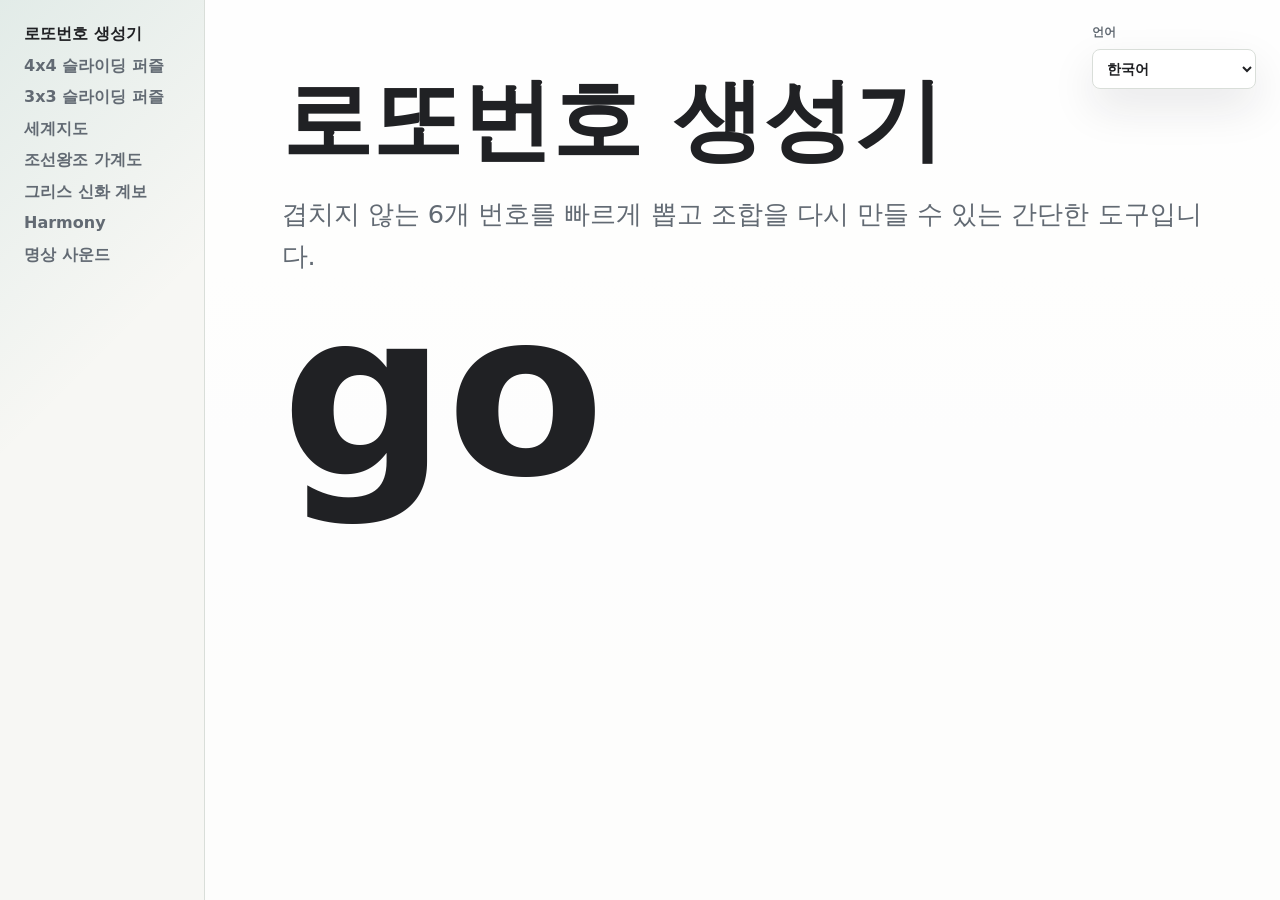
<file: index.html>
<!doctype html>
<html lang="ko">
  <head>
    <meta charset="utf-8" />
    <meta name="viewport" content="width=device-width, initial-scale=1" />
    <title>ashosho</title>
    <meta
      name="description"
      content="로또번호 생성기, 퍼즐게임 같은 작은 바이브코딩 앱을 모아 둔 앱 포털"
    />
    <link rel="stylesheet" href="assets/styles.css?v=20260519-detail-full-width" />
  </head>
  <body>
    <main class="app-shell">
      <label class="language-control" for="language-select">
        <span id="language-label">언어</span>
        <select id="language-select" aria-label="언어 선택">
          <option value="ko">한국어</option>
          <option value="en">English</option>
          <option value="ja">日本語</option>
          <option value="zh">简体中文</option>
          <option value="es">Español</option>
        </select>
      </label>

      <section class="app-list-pane" aria-label="앱 목록">
        <nav class="app-name-list" id="app-name-list" aria-label="앱 목록"></nav>
      </section>

      <section class="app-detail-pane" id="app-detail-pane" aria-live="polite">
        <div class="detail-copy">
          <h2 id="detail-title"></h2>
          <p id="detail-description"></p>
        </div>
        <a class="go-link" id="go-link">go</a>
      </section>
    </main>

    <script src="assets/app-catalog.js?v=20260518-fixed-go-label"></script>
  </body>
</html>
</file>
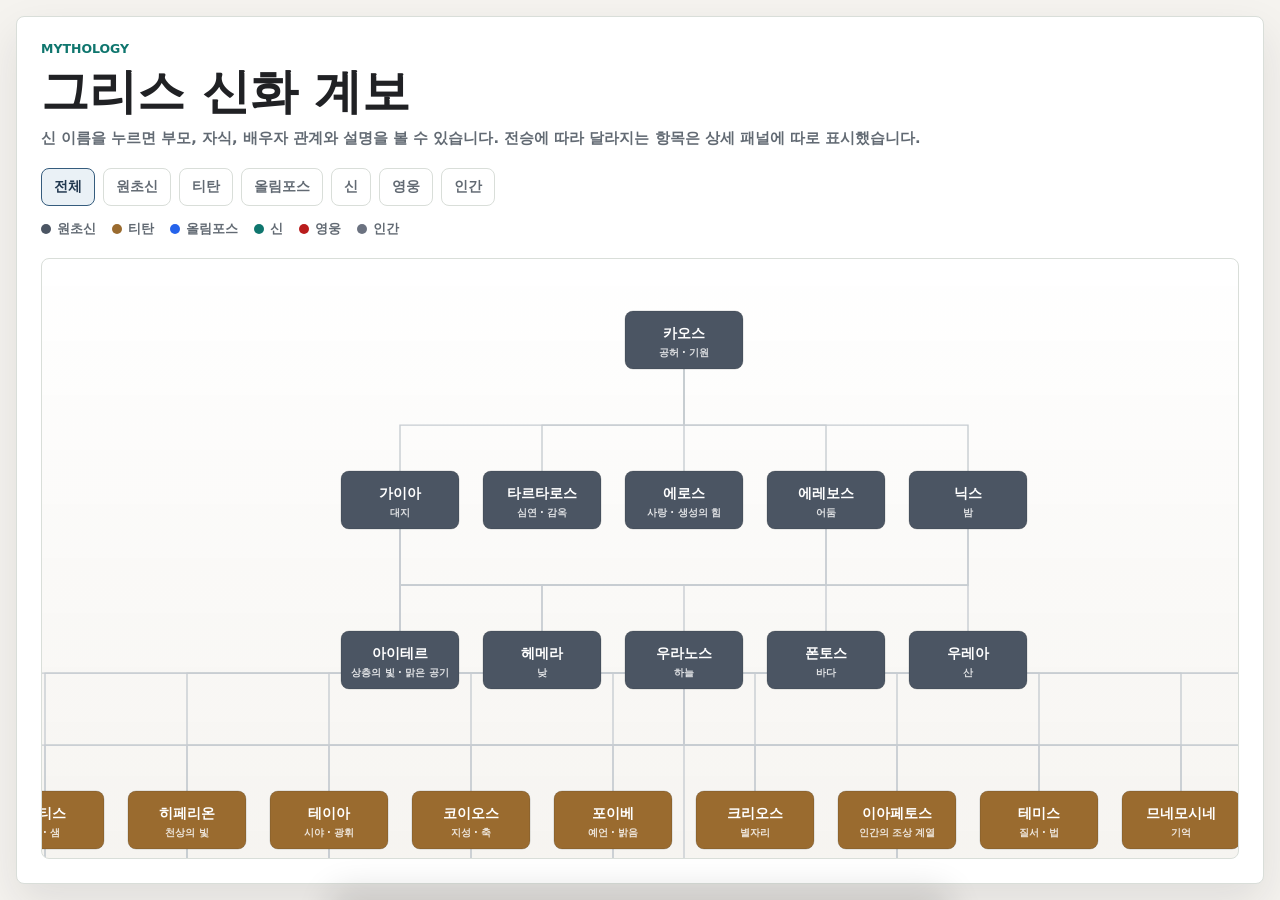
<file: apps/greekmyth/index.html>
<!doctype html>
<html lang="ko">
  <head>
    <meta charset="utf-8" />
    <meta name="viewport" content="width=device-width, initial-scale=1" />
    <title>그리스 신화 계보</title>
    <link rel="stylesheet" href="../../assets/styles.css?v=20260517-greekmyth-v1" />
    <style>
      .greekmyth-app {
        display: block;
        align-items: start;
        min-width: 1180px;
        padding: 16px;
        background: #f5f3ef;
      }

      .greekmyth-panel {
        display: flex;
        width: 100%;
        max-width: none;
        height: calc(100vh - 32px);
        min-height: 680px;
        flex-direction: column;
      }

      .greekmyth-header {
        display: flex;
        align-items: end;
        justify-content: space-between;
        gap: 16px;
      }

      .greekmyth-header h1 {
        margin: 0;
      }

      .greekmyth-guide {
        margin: 10px 0 0;
        color: var(--muted);
        font-size: 0.92rem;
        font-weight: 800;
        line-height: 1.6;
      }

      .greekmyth-toolbar {
        display: flex;
        flex-wrap: wrap;
        gap: 8px;
        margin-top: 18px;
      }

      .filter-button {
        min-height: 38px;
        border: 1px solid var(--line);
        border-radius: 8px;
        padding: 0 12px;
        background: var(--surface);
        color: var(--muted);
        cursor: pointer;
        font-size: 0.88rem;
        font-weight: 800;
      }

      .filter-button:hover,
      .filter-button:focus-visible,
      .filter-button.is-active {
        border-color: #355c7d;
        background: #eaf1f6;
        color: #21384f;
        outline: none;
      }

      .greekmyth-legend {
        display: flex;
        flex-wrap: wrap;
        gap: 10px 16px;
        margin-top: 14px;
        color: var(--muted);
        font-size: 0.84rem;
        font-weight: 800;
      }

      .legend-item {
        display: inline-flex;
        align-items: center;
        gap: 6px;
      }

      .legend-dot {
        width: 10px;
        height: 10px;
        border-radius: 50%;
        background: var(--group-color);
      }

      .greekmyth-scroll {
        flex: 1 1 auto;
        min-height: 0;
        margin-top: 20px;
        overflow: auto;
        -webkit-overflow-scrolling: touch;
        border: 1px solid var(--line);
        border-radius: 8px;
        background:
          linear-gradient(180deg, rgba(255, 255, 255, 0.86), rgba(245, 243, 239, 0.9)),
          #fff;
      }

      .has-info-panel .greekmyth-scroll {
        padding-bottom: 320px;
        scroll-padding-bottom: 320px;
      }

      #greekmyth-svg {
        display: block;
        min-width: 100%;
      }

      .generation-label {
        fill: #69707a;
        font-size: 13px;
        font-weight: 900;
        font-family: system-ui, sans-serif;
      }

      .family-line {
        fill: none;
        stroke: #c8cdd2;
        stroke-width: 1.4;
      }

      .relation-line {
        fill: none;
        stroke: #be5872;
        stroke-width: 2;
        stroke-dasharray: 6 5;
        opacity: 0;
        transition: opacity 0.16s;
      }

      .relation-line.is-visible {
        opacity: 0.9;
      }

      .god-node {
        cursor: pointer;
      }

      .god-node rect {
        stroke: rgba(32, 33, 36, 0.18);
        stroke-width: 1;
        transition: fill 0.16s, opacity 0.16s, stroke 0.16s;
      }

      .god-node text {
        pointer-events: none;
        font-family: system-ui, sans-serif;
      }

      .god-node .god-name {
        fill: #fff;
        font-size: 14px;
        font-weight: 900;
      }

      .god-node .god-meta {
        fill: rgba(255, 255, 255, 0.82);
        font-size: 10px;
        font-weight: 800;
      }

      .god-node.is-dimmed {
        opacity: 0.24;
      }

      .god-node.is-selected rect {
        stroke: #111827;
        stroke-width: 3;
      }

      .family-line.is-dimmed {
        opacity: 0.16;
      }

      .family-line.is-highlighted {
        stroke: #111827;
        stroke-width: 2.8;
      }

      .bottom-panel {
        position: fixed;
        right: 0;
        bottom: 0;
        left: 0;
        z-index: 200;
        max-width: 620px;
        margin: 0 auto;
        border: 1px solid #d6d8dc;
        border-bottom: 0;
        border-radius: 16px 16px 0 0;
        background: var(--surface);
        box-shadow: 0 -10px 34px rgba(0, 0, 0, 0.14);
        transform: translateY(100%);
        transition: transform 0.24s ease;
      }

      .bottom-panel.open {
        transform: translateY(0);
      }

      .panel-handle {
        width: 36px;
        height: 4px;
        margin: 14px auto 0;
        border-radius: 2px;
        background: #c8cdd2;
      }

      .god-info {
        padding: 16px 20px 28px;
      }

      .god-info-header {
        display: flex;
        align-items: start;
        justify-content: space-between;
        gap: 12px;
        border-bottom: 1px solid #e4e7ea;
        padding-bottom: 14px;
      }

      .god-info h2 {
        margin: 0;
        color: var(--text);
        font-size: 1.35rem;
        line-height: 1.2;
      }

      .god-info .english-name {
        margin: 4px 0 0;
        color: var(--muted);
        font-size: 0.86rem;
        font-weight: 800;
      }

      .group-chip {
        flex: 0 0 auto;
        border-radius: 999px;
        padding: 6px 10px;
        background: var(--chip-color);
        color: #fff;
        font-size: 0.78rem;
        font-weight: 900;
      }

      .god-summary {
        margin: 14px 0 0;
        color: var(--text);
        font-size: 0.95rem;
        font-weight: 700;
        line-height: 1.62;
      }

      .god-detail-grid {
        display: grid;
        grid-template-columns: 84px minmax(0, 1fr);
        gap: 9px 12px;
        margin-top: 14px;
        color: var(--text);
        font-size: 0.9rem;
        line-height: 1.45;
      }

      .god-detail-grid dt {
        color: var(--muted);
        font-weight: 900;
      }

      .god-detail-grid dd {
        margin: 0;
        font-weight: 750;
      }

      .god-note {
        margin: 14px 0 0;
        border: 1px solid #ead3da;
        border-radius: 8px;
        padding: 10px 12px;
        background: #fff5f7;
        color: #7c2d41;
        font-size: 0.86rem;
        font-weight: 800;
        line-height: 1.5;
      }

      @media (max-width: 700px) {
        .greekmyth-app {
          padding: 16px;
        }

        .greekmyth-panel {
          padding: 24px;
        }

        .greekmyth-header {
          display: flex;
        }

        .filter-button {
          flex: 0 0 auto;
        }

        .god-detail-grid {
          grid-template-columns: 74px minmax(0, 1fr);
        }
      }
    </style>
  </head>
  <body class="mini-app greekmyth-app">
    <main class="mini-app-panel greekmyth-panel">
      <div class="greekmyth-header">
        <div>
          <p class="eyebrow">Mythology</p>
          <h1>그리스 신화 계보</h1>
        </div>
      </div>

      <p class="greekmyth-guide">신 이름을 누르면 부모, 자식, 배우자 관계와 설명을 볼 수 있습니다. 전승에 따라 달라지는 항목은 상세 패널에 따로 표시했습니다.</p>

      <div class="greekmyth-toolbar" id="filter-toolbar" aria-label="계보 필터"></div>
      <div class="greekmyth-legend" id="legend" aria-label="분류 범례"></div>

      <div class="greekmyth-scroll" role="img" aria-label="그리스 신화 계보도">
        <svg id="greekmyth-svg"></svg>
      </div>
    </main>

    <div class="bottom-panel" id="info-panel" role="dialog" aria-modal="true" aria-label="신 정보">
      <div class="panel-handle"></div>
      <div class="god-info">
        <div class="god-info-header">
          <div>
            <h2 id="info-name"></h2>
            <p class="english-name" id="info-english"></p>
          </div>
          <span class="group-chip" id="info-group"></span>
        </div>
        <p class="god-summary" id="info-summary"></p>
        <dl class="god-detail-grid" id="info-details"></dl>
        <p class="god-note" id="info-note" hidden></p>
      </div>
    </div>

    <script src="./gods.js"></script>
    <script>
      const { gods, groups, relationNotes } = window.GREEK_MYTH_GODS;

      const NS = "http://www.w3.org/2000/svg";
      const NODE_W = 118;
      const NODE_H = 58;
      const GAP_X = 24;
      const GAP_Y = 102;
      const PAD_X = 28;
      const PAD_TOP = 52;
      const PAD_BOTTOM = 32;
      const LEFT_LABEL_W = 88;

      const groupOrder = ["primordial", "titan", "olympian", "god", "hero", "mortal"];
      const generationLabels = {
        0: "기원",
        1: "원초",
        2: "세계",
        3: "티탄",
        4: "전환",
        5: "올림포스",
        6: "영웅",
      };

      const byId = new Map(gods.map((god) => [god.id, god]));
      const childrenById = new Map(gods.map((god) => [god.id, []]));
      gods.forEach((god) => {
        god.parents.forEach((parentId) => {
          if (childrenById.has(parentId)) {
            childrenById.get(parentId).push(god.id);
          }
        });
      });

      const toolbar = document.getElementById("filter-toolbar");
      const legend = document.getElementById("legend");
      const svg = document.getElementById("greekmyth-svg");
      const infoPanel = document.getElementById("info-panel");
      const infoName = document.getElementById("info-name");
      const infoEnglish = document.getElementById("info-english");
      const infoGroup = document.getElementById("info-group");
      const infoSummary = document.getElementById("info-summary");
      const infoDetails = document.getElementById("info-details");
      const infoNote = document.getElementById("info-note");

      let selectedGroup = "all";
      let selectedGodId = null;
      const nodeElements = new Map();
      const familyLines = [];
      const relationLines = [];

      function svgEl(tag, attrs = {}) {
        const el = document.createElementNS(NS, tag);
        Object.entries(attrs).forEach(([key, value]) => el.setAttribute(key, value));
        return el;
      }

      function joinNames(ids) {
        const names = ids.map((id) => byId.get(id)?.name).filter(Boolean);
        return names.length ? names.join(", ") : "없음";
      }

      function getChildren(id) {
        return childrenById.get(id) || [];
      }

      function compactDomain(god) {
        return god.domain.slice(0, 2).join(" · ");
      }

      function makeFilterButton(id, label) {
        const button = document.createElement("button");
        button.type = "button";
        button.className = "filter-button";
        button.dataset.group = id;
        button.textContent = label;
        button.addEventListener("click", () => {
          selectedGroup = id;
          selectedGodId = null;
          closeInfoPanel();
          updateFilterButtons();
          updateHighlights();
        });
        toolbar.appendChild(button);
      }

      function updateFilterButtons() {
        toolbar.querySelectorAll(".filter-button").forEach((button) => {
          button.classList.toggle("is-active", button.dataset.group === selectedGroup);
        });
      }

      function renderControls() {
        makeFilterButton("all", "전체");
        groupOrder.forEach((groupId) => makeFilterButton(groupId, groups[groupId].label));
        updateFilterButtons();

        groupOrder.forEach((groupId) => {
          const item = document.createElement("span");
          item.className = "legend-item";
          item.innerHTML = `<span class="legend-dot" style="--group-color:${groups[groupId].color}"></span>${groups[groupId].label}`;
          legend.appendChild(item);
        });
      }

      function layoutGods() {
        const generations = new Map();
        gods.forEach((god) => {
          if (!generations.has(god.generation)) generations.set(god.generation, []);
          generations.get(god.generation).push(god);
        });

        const maxCount = Math.max(...Array.from(generations.values(), (items) => items.length));
        const width = LEFT_LABEL_W + PAD_X * 2 + maxCount * NODE_W + (maxCount - 1) * GAP_X;
        const maxGeneration = Math.max(...Array.from(generations.keys()));
        const height = PAD_TOP + PAD_BOTTOM + (maxGeneration + 1) * NODE_H + maxGeneration * GAP_Y;

        Array.from(generations.entries()).forEach(([generation, items]) => {
          const rowWidth = items.length * NODE_W + (items.length - 1) * GAP_X;
          const startX = LEFT_LABEL_W + PAD_X + (width - LEFT_LABEL_W - PAD_X * 2 - rowWidth) / 2;
          const y = PAD_TOP + generation * (NODE_H + GAP_Y);

          items.forEach((god, index) => {
            god.x = startX + index * (NODE_W + GAP_X);
            god.y = y;
            god.cx = god.x + NODE_W / 2;
            god.cy = god.y + NODE_H / 2;
          });
        });

        return { width, height, maxGeneration };
      }

      function renderTree() {
        const { width, height, maxGeneration } = layoutGods();
        svg.setAttribute("width", width);
        svg.setAttribute("height", height);
        svg.setAttribute("viewBox", `0 0 ${width} ${height}`);

        const backgroundG = svgEl("g");
        const lineG = svgEl("g");
        const relationG = svgEl("g");
        const nodeG = svgEl("g");
        svg.append(backgroundG, lineG, relationG, nodeG);

        for (let generation = 0; generation <= maxGeneration; generation += 1) {
          const y = PAD_TOP + generation * (NODE_H + GAP_Y);
          const label = svgEl("text", {
            x: 20,
            y: y + NODE_H / 2,
            class: "generation-label",
            "dominant-baseline": "middle",
          });
          label.textContent = generationLabels[generation] || `${generation}세대`;
          backgroundG.appendChild(label);
        }

        gods.forEach((god) => {
          god.parents.forEach((parentId) => {
            const parent = byId.get(parentId);
            if (!parent) return;
            const y1 = parent.y + NODE_H;
            const y2 = god.y;
            const midY = y1 + (y2 - y1) * 0.55;
            const path = svgEl("path", {
              class: "family-line",
              d: `M${parent.cx},${y1} V${midY} H${god.cx} V${y2}`,
              "data-parent": parent.id,
              "data-child": god.id,
            });
            familyLines.push(path);
            lineG.appendChild(path);
          });
        });

        gods.forEach((god) => {
          god.partners.forEach((partnerId) => {
            if (god.id > partnerId) return;
            const partner = byId.get(partnerId);
            if (!partner) return;
            const yOffset = god.y === partner.y ? 0 : 18;
            const path = svgEl("path", {
              class: "relation-line",
              d: `M${god.cx},${god.cy + yOffset} C${god.cx},${god.cy + 58} ${partner.cx},${partner.cy + 58} ${partner.cx},${partner.cy + yOffset}`,
              "data-a": god.id,
              "data-b": partner.id,
            });
            relationLines.push(path);
            relationG.appendChild(path);
          });
        });

        gods.forEach((god) => {
          const group = groups[god.group];
          const node = svgEl("g", {
            class: "god-node",
            tabindex: "0",
            role: "button",
            "aria-label": god.name,
            "data-id": god.id,
          });

          node.appendChild(svgEl("rect", {
            x: god.x,
            y: god.y,
            width: NODE_W,
            height: NODE_H,
            rx: 8,
            fill: group.color,
          }));

          const name = svgEl("text", {
            x: god.cx,
            y: god.y + 23,
            class: "god-name",
            "text-anchor": "middle",
            "dominant-baseline": "middle",
          });
          name.textContent = god.name;
          node.appendChild(name);

          const meta = svgEl("text", {
            x: god.cx,
            y: god.y + 42,
            class: "god-meta",
            "text-anchor": "middle",
            "dominant-baseline": "middle",
          });
          meta.textContent = compactDomain(god);
          node.appendChild(meta);

          node.addEventListener("click", () => selectGod(god.id));
          node.addEventListener("keydown", (event) => {
            if (event.key === "Enter" || event.key === " ") {
              event.preventDefault();
              selectGod(god.id);
            }
          });

          nodeElements.set(god.id, node);
          nodeG.appendChild(node);
        });
      }

      function selectGod(id) {
        selectedGodId = id;
        selectedGroup = "all";
        updateFilterButtons();
        updateHighlights();
        openInfo(byId.get(id));
      }

      function updateHighlights() {
        const selected = selectedGodId ? byId.get(selectedGodId) : null;
        const related = new Set();
        if (selected) {
          related.add(selected.id);
          selected.parents.forEach((id) => related.add(id));
          selected.partners.forEach((id) => related.add(id));
          getChildren(selected.id).forEach((id) => related.add(id));
        }

        nodeElements.forEach((node, id) => {
          const god = byId.get(id);
          const filteredOut = selectedGroup !== "all" && god.group !== selectedGroup;
          const unrelated = selected && !related.has(id);
          node.classList.toggle("is-dimmed", filteredOut || unrelated);
          node.classList.toggle("is-selected", selectedGodId === id);
        });

        familyLines.forEach((line) => {
          const parentId = line.dataset.parent;
          const childId = line.dataset.child;
          const highlighted = selected && (selected.id === parentId || selected.id === childId);
          line.classList.toggle("is-highlighted", highlighted);
          line.classList.toggle("is-dimmed", Boolean(selected) && !highlighted);
        });

        relationLines.forEach((line) => {
          const visible = selected && (line.dataset.a === selected.id || line.dataset.b === selected.id);
          line.classList.toggle("is-visible", visible);
        });
      }

      function findNotes(god) {
        return relationNotes.filter((note) => note.relatedIds.includes(god.id));
      }

      function closeInfoPanel() {
        infoPanel.classList.remove("open");
        document.body.classList.remove("has-info-panel");
      }

      function openInfo(god) {
        const group = groups[god.group];
        const children = getChildren(god.id);
        const notes = findNotes(god);

        infoName.textContent = god.name;
        infoEnglish.textContent = `${god.englishName} · ${god.greekName}`;
        infoGroup.textContent = group.label;
        infoGroup.style.setProperty("--chip-color", group.color);
        infoSummary.textContent = god.summary;
        infoDetails.innerHTML = `
          <dt>영역</dt><dd>${god.domain.join(", ")}</dd>
          <dt>부모</dt><dd>${joinNames(god.parents)}</dd>
          <dt>자식</dt><dd>${joinNames(children)}</dd>
          <dt>관계</dt><dd>${joinNames(god.partners)}</dd>
        `;

        const noteText = [god.note, ...notes.map((note) => `${note.title}: ${note.text}`)]
          .filter(Boolean)
          .join(" ");
        infoNote.hidden = !noteText;
        infoNote.textContent = noteText;
        document.body.classList.add("has-info-panel");
        infoPanel.classList.add("open");
      }

      document.addEventListener("click", (event) => {
        const clickedNode = event.target.closest?.(".god-node");
        const clickedPanel = event.target.closest?.("#info-panel");
        const clickedFilter = event.target.closest?.(".filter-button");
        if (!clickedNode && !clickedPanel && !clickedFilter) {
          selectedGodId = null;
          closeInfoPanel();
          updateHighlights();
        }
      });

      renderControls();
      renderTree();
      updateHighlights();
      requestAnimationFrame(() => {
        const scroller = document.querySelector(".greekmyth-scroll");
        scroller.scrollLeft = Math.max(0, (scroller.scrollWidth - scroller.clientWidth) / 2);
      });
    </script>
  </body>
</html>
</file>
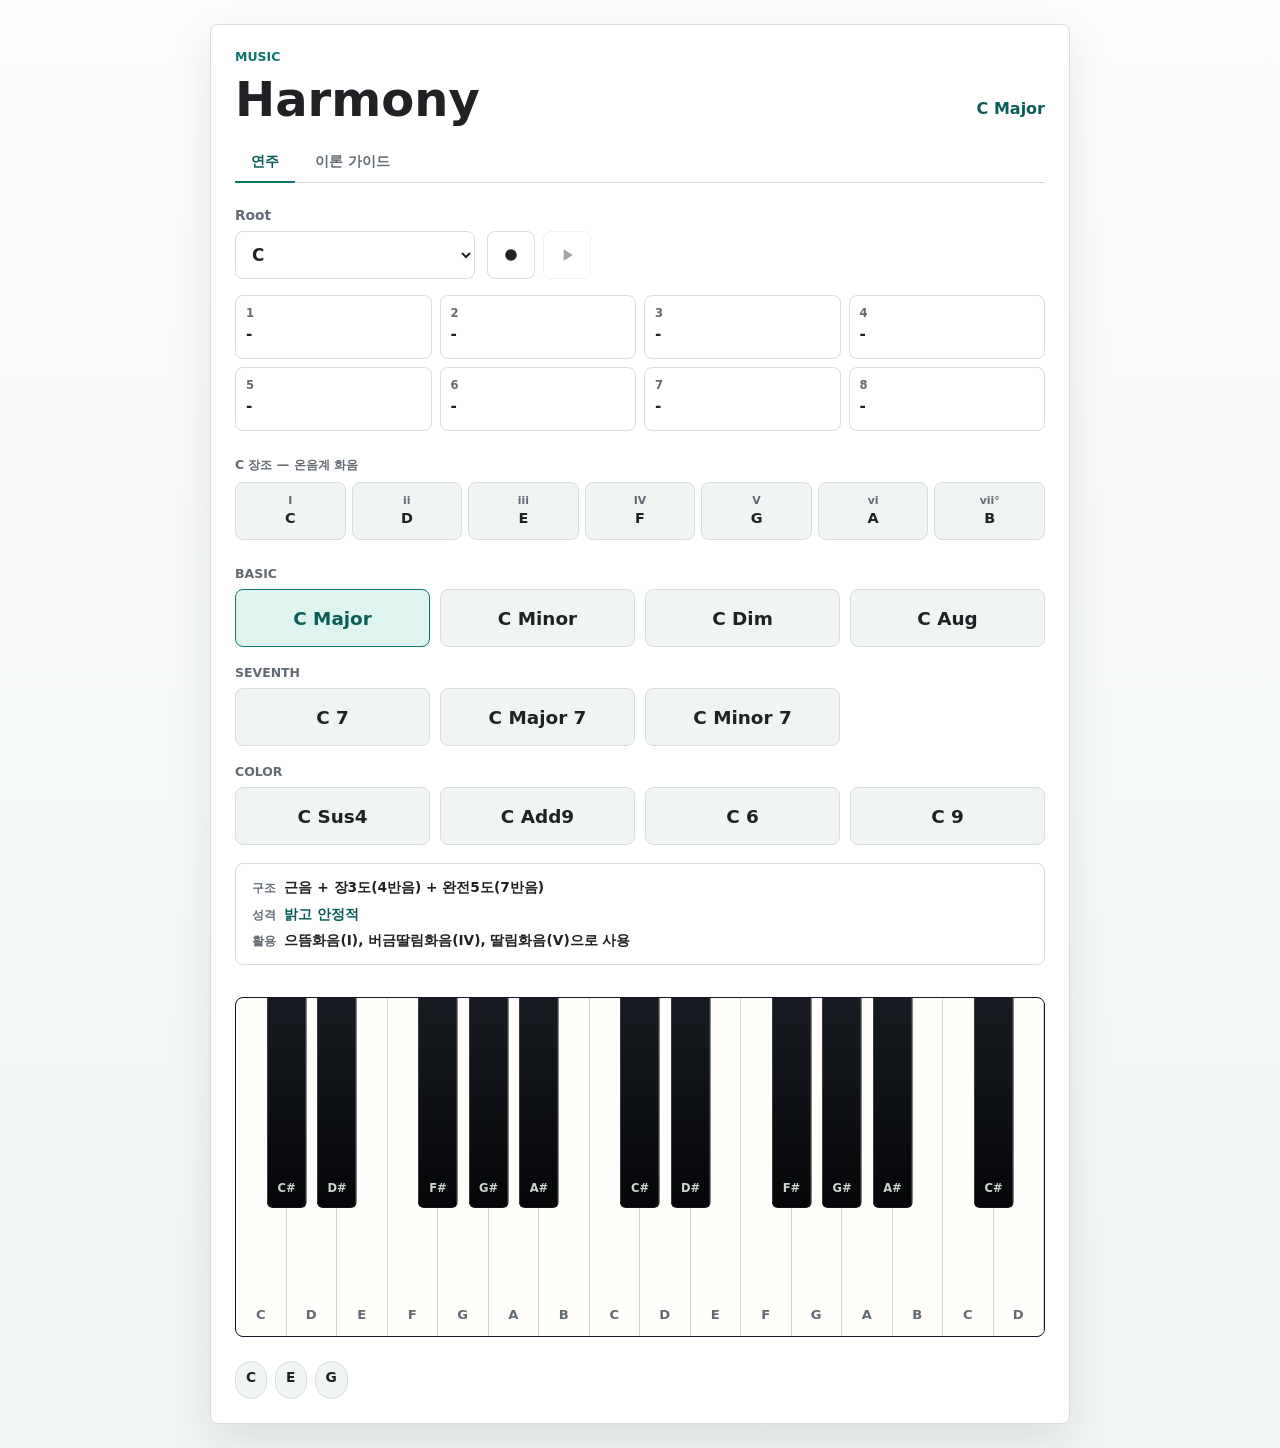
<file: apps/harmony/index.html>
<!doctype html>
<html lang="ko">
  <head>
    <meta charset="utf-8" />
    <meta name="viewport" content="width=device-width, initial-scale=1" />
    <title>Harmony</title>
    <link rel="stylesheet" href="../../assets/styles.css?v=20260518-harmony" />
    <style>
      body.harmony-app {
        background:
          linear-gradient(180deg, rgba(255, 255, 255, 0.74), rgba(239, 246, 244, 0.96)),
          var(--bg);
      }

      .harmony-panel {
        width: min(860px, 100%);
      }

      .harmony-header {
        display: flex;
        gap: 16px;
        align-items: end;
        justify-content: space-between;
      }

      .harmony-status {
        min-width: 7.5rem;
        margin: 0 0 6px;
        color: var(--accent-strong);
        font-size: 1rem;
        font-weight: 900;
        text-align: right;
      }

      .root-control {
        display: grid;
        gap: 8px;
        width: min(240px, 100%);
        color: var(--muted);
        font-size: 0.86rem;
        font-weight: 900;
      }

      .harmony-controls {
        display: flex;
        gap: 12px;
        align-items: end;
        margin: 24px 0 0;
      }

      .root-control select {
        min-height: 48px;
        width: 100%;
        border: 1px solid var(--line);
        border-radius: 8px;
        padding: 0 12px;
        background: var(--surface);
        color: var(--text);
        font: inherit;
        font-size: 1.05rem;
        font-weight: 900;
      }

      .transport-actions {
        display: flex;
        gap: 8px;
      }

      .transport-button,
      .slot-delete {
        display: grid;
        place-items: center;
        border: 1px solid var(--line);
        border-radius: 8px;
        background: var(--surface);
        color: var(--text);
        cursor: pointer;
      }

      .transport-button {
        width: 48px;
        height: 48px;
      }

      .transport-button:hover,
      .transport-button:focus-visible,
      .transport-button.is-active,
      .slot-delete:hover,
      .slot-delete:focus-visible {
        border-color: var(--accent);
        color: var(--accent-strong);
        outline: none;
      }

      .transport-button:disabled {
        cursor: default;
        opacity: 0.4;
      }

      .transport-button svg,
      .slot-delete svg {
        width: 20px;
        height: 20px;
        fill: currentColor;
      }

      .sequence-slots {
        display: grid;
        grid-template-columns: repeat(4, minmax(0, 1fr));
        gap: 8px;
        margin: 16px 0 0;
      }

      .sequence-slot {
        position: relative;
        display: grid;
        min-height: 64px;
        align-content: center;
        gap: 4px;
        border: 1px solid var(--line);
        border-radius: 8px;
        padding: 10px 38px 10px 10px;
        background: var(--surface-strong);
      }

      .sequence-slot.is-empty {
        color: #a3aaad;
        background: var(--surface);
      }

      .sequence-slot.is-playing {
        border-color: var(--accent);
        background: #dff3ef;
      }

      .slot-index,
      .slot-notes {
        margin: 0;
        color: var(--muted);
        font-size: 0.72rem;
        font-weight: 900;
        line-height: 1.2;
      }

      .slot-chord {
        margin: 0;
        color: var(--text);
        font-size: 0.96rem;
        font-weight: 900;
        line-height: 1.2;
      }

      .slot-delete {
        position: absolute;
        top: 8px;
        right: 8px;
        width: 28px;
        height: 28px;
      }

      .slot-delete[hidden] {
        display: none;
      }

      /* ── Diatonic section ── */

      .diatonic-section {
        display: grid;
        gap: 8px;
        margin: 26px 0 0;
      }

      .diatonic-grid {
        display: grid;
        grid-template-columns: repeat(7, minmax(0, 1fr));
        gap: 6px;
      }

      .diatonic-button {
        display: grid;
        gap: 3px;
        min-height: 58px;
        border: 1px solid var(--line);
        border-radius: 8px;
        padding: 7px 4px;
        background: var(--surface-strong);
        color: var(--text);
        cursor: pointer;
        font-family: inherit;
        touch-action: manipulation;
        user-select: none;
        align-content: center;
        transition:
          background 0.12s ease,
          border-color 0.12s ease,
          color 0.12s ease;
      }

      .diatonic-button:hover,
      .diatonic-button:focus-visible,
      .diatonic-button.is-active {
        border-color: var(--accent);
        background: #dff3ef;
        color: var(--accent-strong);
        outline: none;
      }

      .diatonic-roman {
        display: block;
        font-size: 0.68rem;
        font-weight: 900;
        color: var(--muted);
        line-height: 1;
      }

      .diatonic-button.is-active .diatonic-roman {
        color: var(--accent);
      }

      .diatonic-name {
        display: block;
        font-size: 0.9rem;
        font-weight: 900;
        line-height: 1.2;
      }

      /* ── Chord sections ── */

      .chord-sections {
        display: grid;
        gap: 18px;
        margin: 26px 0 0;
      }

      .chord-section {
        display: grid;
        gap: 8px;
      }

      .chord-section-title {
        margin: 0;
        color: var(--muted);
        font-size: 0.78rem;
        font-weight: 900;
        letter-spacing: 0;
        text-transform: uppercase;
      }

      .chord-grid {
        display: grid;
        grid-template-columns: repeat(4, minmax(0, 1fr));
        gap: 10px;
      }

      .chord-button {
        min-height: 58px;
        border: 1px solid var(--line);
        border-radius: 8px;
        background: var(--surface-strong);
        color: var(--text);
        cursor: pointer;
        font-size: 1.15rem;
        font-weight: 900;
        touch-action: manipulation;
        user-select: none;
        transition:
          background 0.12s ease,
          border-color 0.12s ease,
          color 0.12s ease,
          transform 0.12s ease;
      }

      .chord-button:hover,
      .chord-button:focus-visible,
      .chord-button.is-active,
      .chord-button.is-playing {
        border-color: var(--accent);
        background: #dff3ef;
        color: var(--accent-strong);
        outline: none;
      }

      .chord-button:active {
        transform: translateY(1px);
      }

      /* ── Theory panel ── */

      .theory-panel {
        display: grid;
        gap: 7px;
        margin: 18px 0 0;
        border: 1px solid var(--line);
        border-radius: 8px;
        padding: 14px 16px;
        background: var(--surface);
      }

      .theory-row {
        display: flex;
        gap: 8px;
        align-items: baseline;
        margin: 0;
        font-size: 0.86rem;
        font-weight: 700;
        color: var(--text);
        line-height: 1.4;
      }

      .theory-label {
        flex-shrink: 0;
        font-size: 0.72rem;
        font-weight: 900;
        color: var(--muted);
        letter-spacing: 0.02em;
      }

      .theory-character {
        color: var(--accent-strong);
      }

      /* ── Keyboard ── */

      .keyboard-wrap {
        max-width: 100%;
        margin: 32px 0 0;
        overflow-x: auto;
        padding-bottom: 4px;
      }

      .keyboard {
        position: relative;
        display: grid;
        grid-template-columns: repeat(16, minmax(48px, 1fr));
        height: clamp(230px, 36vw, 340px);
        min-width: 760px;
        border: 1px solid #111827;
        border-radius: 8px;
        overflow: hidden;
        background: #111827;
      }

      .key {
        position: relative;
        border: 0;
        border-right: 1px solid #cbd5d1;
        cursor: pointer;
        font: inherit;
        touch-action: none;
        user-select: none;
      }

      .key.white {
        z-index: 1;
        display: flex;
        flex-direction: column;
        align-items: center;
        justify-content: space-between;
        padding: 8px 4px 14px;
        background: #fffefa;
        color: var(--muted);
        font-size: 0.82rem;
        font-weight: 800;
      }

      .key.white:last-child {
        border-right: 0;
      }

      .key.black {
        position: absolute;
        z-index: 3;
        top: 0;
        width: 5%;
        height: 62%;
        border: 1px solid #101418;
        border-top: 0;
        border-radius: 0 0 6px 6px;
        background: linear-gradient(180deg, #171b21, #050608);
        color: #cbd5d1;
        transform: translateX(-50%);
        display: flex;
        flex-direction: column;
        align-items: center;
        justify-content: space-between;
        padding: 4px 0 12px;
      }

      .key.black .key-label {
        font-size: 0.72rem;
        font-weight: 800;
      }

      .key.is-pressed.white {
        background: #b7ebe0;
        color: #073f3b;
        box-shadow: inset 0 10px 0 rgba(15, 118, 110, 0.22);
      }

      .key.is-pressed.black {
        background: linear-gradient(180deg, #0f766e, #084d48);
        color: #ecfdf5;
        box-shadow: inset 0 -8px 0 rgba(255, 255, 255, 0.12);
      }

      .key:focus-visible {
        outline: 3px solid var(--yellow);
        outline-offset: -3px;
      }

      .key-role {
        font-size: 0.65rem;
        font-weight: 900;
        color: #0f766e;
        line-height: 1;
        min-height: 0.65rem;
      }

      .key.black .key-role {
        font-size: 0.58rem;
        color: #6ee7d7;
        min-height: 0.58rem;
      }

      /* ── Notes ── */

      .harmony-notes {
        display: flex;
        flex-wrap: wrap;
        gap: 8px;
        min-height: 38px;
        margin: 20px 0 0;
      }

      .note-chip {
        border: 1px solid var(--line);
        border-radius: 999px;
        padding: 7px 10px;
        background: var(--surface-strong);
        color: var(--text);
        font-size: 0.86rem;
        font-weight: 900;
      }

      /* ── Tabs ── */

      .harmony-tabs {
        display: flex;
        gap: 4px;
        margin: 20px 0 0;
        border-bottom: 1px solid var(--line);
        padding-bottom: 0;
      }

      .harmony-tab {
        padding: 8px 16px 10px;
        border: none;
        border-bottom: 2px solid transparent;
        background: none;
        color: var(--muted);
        font: inherit;
        font-size: 0.88rem;
        font-weight: 900;
        cursor: pointer;
        margin-bottom: -1px;
        transition: color 0.12s ease, border-color 0.12s ease;
      }

      .harmony-tab:hover {
        color: var(--text);
      }

      .harmony-tab.is-active {
        color: var(--accent-strong);
        border-bottom-color: var(--accent);
      }

      /* ── Theory guide ── */

      .guide-sections {
        display: grid;
        gap: 0;
        margin: 24px 0 0;
      }

      .guide-section {
        padding: 0 0 28px;
        border-bottom: 1px solid var(--line);
        margin-bottom: 28px;
      }

      .guide-section:last-child {
        border-bottom: none;
        margin-bottom: 0;
      }

      .guide-section-title {
        margin: 0 0 12px;
        font-size: 1rem;
        font-weight: 900;
        color: var(--text);
      }

      .guide-text {
        margin: 0 0 10px;
        font-size: 0.88rem;
        font-weight: 500;
        color: var(--text);
        line-height: 1.65;
      }

      .guide-text:last-child {
        margin-bottom: 0;
      }

      .guide-table {
        width: 100%;
        border-collapse: collapse;
        font-size: 0.84rem;
        margin: 10px 0;
      }

      .guide-table th {
        padding: 7px 10px;
        background: var(--surface-strong);
        color: var(--muted);
        font-size: 0.75rem;
        font-weight: 900;
        text-align: left;
        border-bottom: 1px solid var(--line);
      }

      .guide-table td {
        padding: 7px 10px;
        border-bottom: 1px solid var(--line);
        color: var(--text);
        font-weight: 500;
        line-height: 1.4;
      }

      .guide-table tr:last-child td {
        border-bottom: none;
      }

      .guide-table .row-tonic td { background: #f0fdf9; }
      .guide-table .row-subdominant td { background: #fefce8; }
      .guide-table .row-dominant td { background: #fff1f2; }

      .guide-tip {
        margin: 10px 0 0;
        padding: 10px 12px;
        border-radius: 8px;
        background: #f0fdf9;
        border: 1px solid #a7f3d0;
        font-size: 0.84rem;
        font-weight: 500;
        color: #065f46;
        line-height: 1.55;
      }

      .guide-scale {
        margin: 8px 0;
        padding: 10px 14px;
        border-radius: 8px;
        background: var(--surface-strong);
        font-size: 0.96rem;
        font-weight: 900;
        color: var(--accent-strong);
        letter-spacing: 0.05em;
        text-align: center;
      }

      .guide-function-grid {
        display: grid;
        grid-template-columns: repeat(3, minmax(0, 1fr));
        gap: 8px;
        margin: 12px 0 0;
      }

      .guide-function {
        border-radius: 8px;
        padding: 12px 10px;
        border: 1px solid var(--line);
      }

      .guide-function.tonic { background: #f0fdf9; border-color: #a7f3d0; }
      .guide-function.subdominant { background: #fefce8; border-color: #fde68a; }
      .guide-function.dominant { background: #fff1f2; border-color: #fecdd3; }

      .guide-function-name {
        margin: 0 0 4px;
        font-size: 0.78rem;
        font-weight: 900;
        color: var(--text);
      }

      .guide-function-chords {
        margin: 0 0 6px;
        font-size: 1rem;
        font-weight: 900;
        color: var(--accent-strong);
      }

      .guide-function-desc {
        margin: 0;
        font-size: 0.78rem;
        font-weight: 500;
        color: var(--muted);
        line-height: 1.5;
      }

      .guide-progression {
        padding: 14px 0;
        border-bottom: 1px solid var(--line);
      }

      .guide-progression:last-child {
        border-bottom: none;
        padding-bottom: 0;
      }

      .progression-name {
        margin: 0 0 8px;
        font-size: 0.86rem;
        font-weight: 900;
        color: var(--text);
      }

      .progression-chords {
        display: flex;
        align-items: center;
        flex-wrap: wrap;
        gap: 6px;
        margin: 0 0 8px;
      }

      .prog-chord {
        display: inline-block;
        padding: 5px 12px;
        border-radius: 6px;
        background: var(--surface-strong);
        border: 1px solid var(--line);
        font-size: 0.92rem;
        font-weight: 900;
        color: var(--accent-strong);
      }

      .prog-arrow {
        color: var(--muted);
        font-size: 0.82rem;
        font-weight: 900;
      }

      .progression-desc {
        margin: 0;
        font-size: 0.82rem;
        font-weight: 500;
        color: var(--muted);
        line-height: 1.55;
      }

      @media (max-width: 700px) {
        .harmony-app {
          padding: 14px;
        }

        .harmony-panel {
          padding: 18px;
        }

        .harmony-header {
          display: grid;
          align-items: start;
        }

        .harmony-status {
          text-align: left;
        }

        .root-control {
          width: 100%;
        }

        .harmony-controls {
          display: grid;
        }

        .transport-actions {
          width: 100%;
        }

        .transport-button {
          width: 100%;
        }

        .sequence-slots {
          grid-template-columns: repeat(2, minmax(0, 1fr));
        }

        .diatonic-grid {
          grid-template-columns: repeat(4, minmax(0, 1fr));
        }

        .diatonic-grid > :nth-child(n + 5) {
          /* last 3 fill 3 of 4 cols on second row — looks fine */
        }

        .chord-grid {
          grid-template-columns: repeat(2, minmax(0, 1fr));
        }

        .key.black {
          width: 5.8%;
        }

        .guide-function-grid {
          grid-template-columns: 1fr;
        }
      }
    </style>
  </head>
  <body class="mini-app harmony-app">
    <main class="mini-app-panel harmony-panel">
      <div class="harmony-header">
        <div>
          <p class="eyebrow">Music</p>
          <h1>Harmony</h1>
        </div>
        <p class="harmony-status" id="status">C Major</p>
      </div>

      <div class="harmony-tabs" role="tablist">
        <button class="harmony-tab is-active" type="button" role="tab" data-tab="play" aria-selected="true">연주</button>
        <button class="harmony-tab" type="button" role="tab" data-tab="guide" aria-selected="false">이론 가이드</button>
      </div>

      <div id="view-play">

      <div class="harmony-controls">
        <label class="root-control">
          <span>Root</span>
          <select id="root-select" aria-label="뿌리음 선택"></select>
        </label>
        <div class="transport-actions" aria-label="저장 코드 재생 컨트롤">
          <button class="transport-button" type="button" id="record-button" aria-label="선택한 코드 저장">
            <svg viewBox="0 0 24 24" aria-hidden="true">
              <circle cx="12" cy="12" r="7"></circle>
            </svg>
          </button>
          <button class="transport-button" type="button" id="play-button" aria-label="저장한 코드 재생" disabled>
            <svg viewBox="0 0 24 24" aria-hidden="true">
              <path d="M8 5v14l11-7z"></path>
            </svg>
          </button>
        </div>
      </div>
      <div class="sequence-slots" id="sequence-slots" aria-label="저장된 코드 슬롯"></div>
      <div class="diatonic-section" id="diatonic-section" aria-label="조성 내 화음"></div>
      <div class="chord-sections" id="chord-grid" aria-label="코드 선택"></div>
      <div class="theory-panel" id="theory-panel" aria-live="polite"></div>
      <div class="keyboard-wrap">
        <div class="keyboard" id="keyboard" aria-label="건반"></div>
      </div>
      <div class="harmony-notes" id="notes" aria-live="polite"></div>

      </div><!-- /#view-play -->

      <div id="view-guide" hidden>
        <div class="guide-sections">

          <section class="guide-section">
            <h2 class="guide-section-title">1. 음정 — 음과 음 사이의 거리</h2>
            <p class="guide-text">
              피아노 건반에서 <strong>바로 옆 건반까지의 거리가 1반음(半音)</strong>입니다.
              흰 건반과 검은 건반을 모두 포함해서 셉니다.
            </p>
            <table class="guide-table">
              <thead>
                <tr><th>반음 수</th><th>음정 이름</th><th>예 (C 기준)</th></tr>
              </thead>
              <tbody>
                <tr><td>1</td><td>단2도</td><td>C → C#</td></tr>
                <tr><td>2</td><td>장2도</td><td>C → D</td></tr>
                <tr><td>3</td><td>단3도</td><td>C → D#</td></tr>
                <tr><td>4</td><td>장3도</td><td>C → E</td></tr>
                <tr><td>5</td><td>완전4도</td><td>C → F</td></tr>
                <tr><td>6</td><td>감5도 (tritone)</td><td>C → F#</td></tr>
                <tr><td>7</td><td>완전5도</td><td>C → G</td></tr>
                <tr><td>8</td><td>증5도</td><td>C → G#</td></tr>
                <tr><td>9</td><td>장6도</td><td>C → A</td></tr>
                <tr><td>10</td><td>단7도</td><td>C → A#</td></tr>
                <tr><td>11</td><td>장7도</td><td>C → B</td></tr>
                <tr><td>12</td><td>옥타브</td><td>C → C(다음)</td></tr>
              </tbody>
            </table>
            <p class="guide-tip">💡 코드를 만들 때 3도와 5도가 핵심입니다. 3도가 4반음이면 밝은 소리(Major), 3반음이면 어두운 소리(Minor)가 됩니다.</p>
          </section>

          <section class="guide-section">
            <h2 class="guide-section-title">2. 코드의 구조</h2>
            <p class="guide-text">코드는 <strong>근음(Root) 위에 음정을 쌓아</strong> 만듭니다. 어떤 음정을 쌓느냐에 따라 코드의 종류와 느낌이 결정됩니다.</p>
            <table class="guide-table">
              <thead>
                <tr><th>코드</th><th>반음 구조</th><th>성격</th></tr>
              </thead>
              <tbody>
                <tr><td><strong>Major</strong></td><td>0 · 4 · 7</td><td>밝고 안정적</td></tr>
                <tr><td><strong>Minor</strong></td><td>0 · 3 · 7</td><td>어둡고 서정적</td></tr>
                <tr><td><strong>Dim</strong></td><td>0 · 3 · 6</td><td>불안하고 긴장감</td></tr>
                <tr><td><strong>Aug</strong></td><td>0 · 4 · 8</td><td>신비롭고 불안정</td></tr>
                <tr><td><strong>7 (Dominant 7th)</strong></td><td>0 · 4 · 7 · 10</td><td>강한 긴장, 해결 욕구</td></tr>
                <tr><td><strong>Major 7</strong></td><td>0 · 4 · 7 · 11</td><td>달콤한 긴장</td></tr>
                <tr><td><strong>Minor 7</strong></td><td>0 · 3 · 7 · 10</td><td>부드러운 어두움</td></tr>
                <tr><td><strong>Sus4</strong></td><td>0 · 5 · 7</td><td>열린 느낌, 해결 대기</td></tr>
                <tr><td><strong>Add9</strong></td><td>0 · 4 · 7 · 14</td><td>넓고 밝은 색채</td></tr>
              </tbody>
            </table>
            <p class="guide-tip">💡 연주 탭에서 코드를 클릭할 때마다 건반에 R(근음) · 3 · 5 · 7 표시가 나타나니, 구조를 눈으로 확인해보세요.</p>
          </section>

          <section class="guide-section">
            <h2 class="guide-section-title">3. 조성(Key)과 온음계 화음</h2>
            <p class="guide-text"><strong>조성</strong>이란 음악이 중심으로 삼는 '집'입니다. C장조라면 C가 가장 안정된 음이고, 멀리 나갔다가도 결국 C로 돌아오고 싶어집니다.</p>
            <p class="guide-text"><strong>장음계(Major Scale)</strong>는 조성의 7개 음입니다. C장조 기준:</p>
            <div class="guide-scale">C — D — E — F — G — A — B — (C)</div>
            <p class="guide-text">이 7개 음 각각 위에 코드를 쌓으면 <strong>온음계 화음 7개</strong>가 생깁니다. 이 코드들이 그 조성 안에서 자연스럽게 어울리는 코드들입니다.</p>
            <table class="guide-table">
              <thead>
                <tr><th>로마 숫자</th><th>C장조</th><th>종류</th><th>기능</th></tr>
              </thead>
              <tbody>
                <tr class="row-tonic"><td><strong>I</strong></td><td>C Major</td><td>Major</td><td>으뜸 — 집, 안정</td></tr>
                <tr><td>ii</td><td>D Minor</td><td>Minor</td><td>버금딸림 방향</td></tr>
                <tr><td>iii</td><td>E Minor</td><td>Minor</td><td>으뜸 방향</td></tr>
                <tr class="row-subdominant"><td><strong>IV</strong></td><td>F Major</td><td>Major</td><td>버금딸림 — 움직임</td></tr>
                <tr class="row-dominant"><td><strong>V</strong></td><td>G Major</td><td>Major</td><td>딸림 — 긴장</td></tr>
                <tr><td>vi</td><td>A Minor</td><td>Minor</td><td>으뜸 방향</td></tr>
                <tr><td>vii°</td><td>B Dim</td><td>Dim</td><td>딸림 방향</td></tr>
              </tbody>
            </table>
            <p class="guide-tip">💡 대문자(I, IV, V) = 장화음 / 소문자(ii, iii, vi) = 단화음. 로마 숫자를 쓰면 어떤 조성에서든 같은 기능을 가진 코드끼리 비교할 수 있습니다.</p>
          </section>

          <section class="guide-section">
            <h2 class="guide-section-title">4. 코드의 세 가지 기능</h2>
            <p class="guide-text">모든 화음은 아래 세 기능 중 하나를 합니다. 이 긴장과 이완의 흐름이 음악의 감정을 만듭니다.</p>
            <div class="guide-function-grid">
              <div class="guide-function tonic">
                <p class="guide-function-name">으뜸 (Tonic)</p>
                <p class="guide-function-chords">I · iii · vi</p>
                <p class="guide-function-desc">안정감. 곡이 여기서 시작하고 끝납니다. '집'.</p>
              </div>
              <div class="guide-function subdominant">
                <p class="guide-function-name">버금딸림 (Subdominant)</p>
                <p class="guide-function-chords">IV · ii</p>
                <p class="guide-function-desc">움직임의 시작. 안정에서 긴장으로 나아가는 단계.</p>
              </div>
              <div class="guide-function dominant">
                <p class="guide-function-name">딸림 (Dominant)</p>
                <p class="guide-function-chords">V · vii°</p>
                <p class="guide-function-desc">강한 긴장감. 으뜸으로 해결되고 싶어합니다.</p>
              </div>
            </div>
            <p class="guide-text" style="margin-top:14px">기본 흐름: <strong>으뜸 → 버금딸림 → 딸림 → 으뜸</strong> (I → IV → V → I)</p>
          </section>

          <section class="guide-section">
            <h2 class="guide-section-title">5. 자주 쓰이는 코드 진행</h2>

            <div class="guide-progression">
              <p class="progression-name">완전 종지</p>
              <div class="progression-chords">
                <span class="prog-chord">I</span><span class="prog-arrow">→</span>
                <span class="prog-chord">IV</span><span class="prog-arrow">→</span>
                <span class="prog-chord">V</span><span class="prog-arrow">→</span>
                <span class="prog-chord">I</span>
              </div>
              <p class="progression-desc">C장조: C → F → G → C. 가장 기본적인 진행. 블루스·록·컨트리의 뼈대.</p>
            </div>

            <div class="guide-progression">
              <p class="progression-name">팝 진행</p>
              <div class="progression-chords">
                <span class="prog-chord">I</span><span class="prog-arrow">→</span>
                <span class="prog-chord">V</span><span class="prog-arrow">→</span>
                <span class="prog-chord">vi</span><span class="prog-arrow">→</span>
                <span class="prog-chord">IV</span>
              </div>
              <p class="progression-desc">C장조: C → G → Am → F. 수천 곡에 쓰인 현대 팝의 공식.</p>
            </div>

            <div class="guide-progression">
              <p class="progression-name">ii-V-I (재즈 기본)</p>
              <div class="progression-chords">
                <span class="prog-chord">ii</span><span class="prog-arrow">→</span>
                <span class="prog-chord">V7</span><span class="prog-arrow">→</span>
                <span class="prog-chord">I</span>
              </div>
              <p class="progression-desc">C장조: Dm → G7 → C. 재즈의 핵심 진행. V를 7화음으로 쓸수록 해결감이 강해집니다.</p>
            </div>

            <div class="guide-progression">
              <p class="progression-name">vi-IV-I-V</p>
              <div class="progression-chords">
                <span class="prog-chord">vi</span><span class="prog-arrow">→</span>
                <span class="prog-chord">IV</span><span class="prog-arrow">→</span>
                <span class="prog-chord">I</span><span class="prog-arrow">→</span>
                <span class="prog-chord">V</span>
              </div>
              <p class="progression-desc">C장조: Am → F → C → G. 팝 진행의 변형. 단조적 색채로 시작해 밝게 전환됩니다.</p>
            </div>

          </section>

        </div>
      </div><!-- /#view-guide -->

    </main>

    <script>
      const noteNames = ["C", "C#", "D", "D#", "E", "F", "F#", "G", "G#", "A", "A#", "B"];
      const whitePitchClasses = new Set([0, 2, 4, 5, 7, 9, 11]);
      const rootOptions = [
        { name: "C", label: "C", pitch: 0 },
        { name: "C#", label: "C#/Db", pitch: 1 },
        { name: "D", label: "D", pitch: 2 },
        { name: "D#", label: "D#/Eb", pitch: 3 },
        { name: "E", label: "E", pitch: 4 },
        { name: "F", label: "F", pitch: 5 },
        { name: "F#", label: "F#/Gb", pitch: 6 },
        { name: "G", label: "G", pitch: 7 },
        { name: "G#", label: "G#/Ab", pitch: 8 },
        { name: "A", label: "A", pitch: 9 },
        { name: "A#", label: "A#/Bb", pitch: 10 },
        { name: "B", label: "B", pitch: 11 },
      ];
      const chordGroups = [
        {
          title: "Basic",
          types: [
            { id: "major", label: "Major", intervals: [0, 4, 7] },
            { id: "minor", label: "Minor", intervals: [0, 3, 7] },
            { id: "dim", label: "Dim", intervals: [0, 3, 6] },
            { id: "aug", label: "Aug", intervals: [0, 4, 8] },
          ],
        },
        {
          title: "Seventh",
          types: [
            { id: "7", label: "7", intervals: [0, 4, 7, 10] },
            { id: "major-7", label: "Major 7", intervals: [0, 4, 7, 11] },
            { id: "minor-7", label: "Minor 7", intervals: [0, 3, 7, 10] },
          ],
        },
        {
          title: "Color",
          types: [
            { id: "sus4", label: "Sus4", intervals: [0, 5, 7] },
            { id: "add9", label: "Add9", intervals: [0, 4, 7, 14] },
            { id: "6", label: "6", intervals: [0, 4, 7, 9] },
            { id: "9", label: "9", intervals: [0, 4, 7, 10, 14] },
          ],
        },
      ];
      const chordTypes = chordGroups.flatMap((group) => group.types);

      const chordInfo = {
        major: {
          structure: "근음 + 장3도(4반음) + 완전5도(7반음)",
          character: "밝고 안정적",
          usage: "으뜸화음(I), 버금딸림화음(IV), 딸림화음(V)으로 사용",
        },
        minor: {
          structure: "근음 + 단3도(3반음) + 완전5도(7반음)",
          character: "어둡고 서정적",
          usage: "장조의 vi·ii·iii, 단조의 i로 사용",
        },
        dim: {
          structure: "근음 + 단3도(3반음) + 감5도(6반음)",
          character: "불안하고 강한 긴장감",
          usage: "이끔화음(vii°)으로 으뜸화음으로 해결",
        },
        aug: {
          structure: "근음 + 장3도(4반음) + 증5도(8반음)",
          character: "신비롭고 불안정",
          usage: "경과 화음, 반음계적 진행에 사용",
        },
        "7": {
          structure: "근음 + 장3도 + 완전5도 + 단7도(10반음)",
          character: "강한 긴장감, 해결 욕구",
          usage: "딸림7화음(V7) — 가장 강한 종지 형성",
        },
        "major-7": {
          structure: "근음 + 장3도 + 완전5도 + 장7도(11반음)",
          character: "밝고 달콤한 긴장",
          usage: "으뜸(Imaj7), 버금딸림(IVmaj7) — 재즈·팝 기본",
        },
        "minor-7": {
          structure: "근음 + 단3도 + 완전5도 + 단7도",
          character: "부드럽고 세련된 어두움",
          usage: "ii-V-I 진행의 ii7, 재즈 필수 화음",
        },
        sus4: {
          structure: "근음 + 완전4도(5반음) + 완전5도(7반음)",
          character: "열린 느낌, 해결 대기",
          usage: "Major로 해결되기 전 긴장 유지",
        },
        add9: {
          structure: "근음 + 장3도 + 완전5도 + 장9도(14반음)",
          character: "넓고 밝은 색채감",
          usage: "팝·록에서 I, IV의 색채 변형으로 자주 사용",
        },
        "6": {
          structure: "근음 + 장3도 + 완전5도 + 장6도(9반음)",
          character: "달콤하고 레트로한 느낌",
          usage: "으뜸화음 대체, 1950년대 팝·재즈 스타일",
        },
        "9": {
          structure: "근음 + 장3도 + 완전5도 + 단7도 + 장9도",
          character: "풍부하고 재즈풍",
          usage: "재즈에서 V9, I9으로 색채 표현",
        },
      };

      const majorScaleIntervals = [0, 2, 4, 5, 7, 9, 11];
      const diatonicDegrees = [
        { roman: "I", typeId: "major" },
        { roman: "ii", typeId: "minor" },
        { roman: "iii", typeId: "minor" },
        { roman: "IV", typeId: "major" },
        { roman: "V", typeId: "major" },
        { roman: "vi", typeId: "minor" },
        { roman: "vii°", typeId: "dim" },
      ];

      const keys = buildKeyboard(60, 86);

      const rootSelect = document.querySelector("#root-select");
      const chordGrid = document.querySelector("#chord-grid");
      const keyboard = document.querySelector("#keyboard");
      const notesOutput = document.querySelector("#notes");
      const playButton = document.querySelector("#play-button");
      const recordButton = document.querySelector("#record-button");
      const sequenceSlotsElement = document.querySelector("#sequence-slots");
      const statusOutput = document.querySelector("#status");
      const diatonicSectionEl = document.querySelector("#diatonic-section");
      const theoryPanelEl = document.querySelector("#theory-panel");
      let audioContext;
      let masterInput;
      let selectedRoot = rootOptions[0];
      let selectedChordType = chordTypes[0];
      let selectedChord = buildChord(selectedRoot, selectedChordType);
      let activeDiatonicDegree = null;
      let isSequencePlaying = false;
      let sequenceIndex = 0;
      let sequenceTimer;
      const activeSources = new Map();
      const activeVoices = new Map();
      const releaseTimers = new Map();
      const sequenceSlots = Array(8).fill(null);
      const beatMs = 720;
      const beatHoldMs = 560;

      function buildKeyboard(startMidi, endMidi) {
        const whiteCount = Array.from({ length: endMidi - startMidi + 1 }, (_, index) => startMidi + index)
          .filter((midi) => whitePitchClasses.has(midi % 12)).length;
        let whiteBefore = 0;

        return Array.from({ length: endMidi - startMidi + 1 }, (_, index) => {
          const midi = startMidi + index;
          const note = midiToNote(midi);
          const pitchClass = midi % 12;
          const isWhite = whitePitchClasses.has(pitchClass);
          const key = {
            note,
            type: isWhite ? "white" : "black",
            label: note.replace(/\d+$/, ""),
            left: isWhite ? null : (whiteBefore / whiteCount) * 100,
          };

          if (isWhite) {
            whiteBefore += 1;
          }

          return key;
        });
      }

      function midiToNote(midi) {
        const octave = Math.floor(midi / 12) - 1;
        return `${noteNames[midi % 12]}${octave}`;
      }

      function noteToMidi(note) {
        const match = note.match(/^([A-G])(#?)(\d+)$/);
        if (!match) return null;
        const [, name, sharp, octave] = match;
        const pitch = noteNames.indexOf(`${name}${sharp}`);
        if (pitch < 0) return null;
        return (Number(octave) + 1) * 12 + pitch;
      }

      function noteFrequency(note) {
        const midi = noteToMidi(note);
        if (midi === null) return null;
        return 440 * 2 ** ((midi - 69) / 12);
      }

      function buildChord(root, type) {
        const rootMidi = 60 + root.pitch;
        const notes = type.intervals.map((interval) => midiToNote(rootMidi + interval));
        return {
          id: `${root.name}-${type.id}`,
          name: `${root.name} ${type.label}`,
          notes,
          type,
        };
      }

      function cloneChord(chord) {
        return {
          id: chord.id,
          name: chord.name,
          notes: [...chord.notes],
        };
      }

      function getAudioContext() {
        if (!audioContext) {
          const AudioContextClass = window.AudioContext || window.webkitAudioContext;
          if (!AudioContextClass) return null;
          audioContext = new AudioContextClass();

          const compressor = audioContext.createDynamicsCompressor();
          compressor.threshold.setValueAtTime(-24, audioContext.currentTime);
          compressor.knee.setValueAtTime(24, audioContext.currentTime);
          compressor.ratio.setValueAtTime(8, audioContext.currentTime);
          compressor.attack.setValueAtTime(0.006, audioContext.currentTime);
          compressor.release.setValueAtTime(0.18, audioContext.currentTime);

          const delay = audioContext.createDelay();
          const feedback = audioContext.createGain();
          const wet = audioContext.createGain();
          masterInput = audioContext.createGain();

          delay.delayTime.setValueAtTime(0.14, audioContext.currentTime);
          feedback.gain.setValueAtTime(0.18, audioContext.currentTime);
          wet.gain.setValueAtTime(0.12, audioContext.currentTime);
          masterInput.gain.setValueAtTime(0.68, audioContext.currentTime);

          masterInput.connect(compressor);
          masterInput.connect(delay);
          delay.connect(feedback);
          feedback.connect(delay);
          delay.connect(wet);
          wet.connect(compressor);
          compressor.connect(audioContext.destination);
        }
        return audioContext;
      }

      function startNote(note) {
        if (activeVoices.has(note)) return;
        const context = getAudioContext();
        const frequency = noteFrequency(note);
        if (!context || !frequency) return;

        const now = context.currentTime;
        const filter = context.createBiquadFilter();
        const envelope = context.createGain();
        const bodyGain = context.createGain();
        const warmGain = context.createGain();
        const edgeGain = context.createGain();
        const body = context.createOscillator();
        const warm = context.createOscillator();
        const edge = context.createOscillator();

        filter.type = "lowpass";
        filter.Q.setValueAtTime(0.9, now);
        filter.frequency.setValueAtTime(Math.min(4200, frequency * 8), now);
        filter.frequency.exponentialRampToValueAtTime(Math.min(2600, frequency * 4.2), now + 0.32);

        envelope.gain.setValueAtTime(0.0001, now);
        envelope.gain.exponentialRampToValueAtTime(0.18, now + 0.028);
        envelope.gain.exponentialRampToValueAtTime(0.115, now + 0.42);

        body.type = "triangle";
        body.frequency.setValueAtTime(frequency, now);
        body.detune.setValueAtTime(-4, now);
        bodyGain.gain.setValueAtTime(0.72, now);

        warm.type = "sine";
        warm.frequency.setValueAtTime(frequency, now);
        warm.detune.setValueAtTime(5, now);
        warmGain.gain.setValueAtTime(0.52, now);

        edge.type = "sawtooth";
        edge.frequency.setValueAtTime(frequency * 2, now);
        edge.detune.setValueAtTime(2, now);
        edgeGain.gain.setValueAtTime(0.045, now);

        body.connect(bodyGain);
        warm.connect(warmGain);
        edge.connect(edgeGain);
        bodyGain.connect(envelope);
        warmGain.connect(envelope);
        edgeGain.connect(envelope);
        envelope.connect(filter);
        filter.connect(masterInput);

        body.start(now);
        warm.start(now);
        edge.start(now);
        activeVoices.set(note, { oscillators: [body, warm, edge], envelope, filter });
      }

      function stopNote(note) {
        const voice = activeVoices.get(note);
        if (!voice || !audioContext) return;

        const now = audioContext.currentTime;
        voice.envelope.gain.cancelScheduledValues(now);
        voice.envelope.gain.setTargetAtTime(0.0001, now, 0.22);
        voice.filter.frequency.cancelScheduledValues(now);
        voice.filter.frequency.setTargetAtTime(620, now, 0.2);
        voice.oscillators.forEach((oscillator) => oscillator.stop(now + 0.95));
        activeVoices.delete(note);
      }

      function updatePressedKeys(notes) {
        const roleLabels = ["R", "3", "5", "7", "9"];
        const chordNoteClasses = selectedChord.notes.map((n) => n.replace(/\d+$/, ""));

        document.querySelectorAll(".key").forEach((key) => {
          const isPressed = notes.includes(key.dataset.note);
          key.classList.toggle("is-pressed", isPressed);
          const roleEl = key.querySelector(".key-role");
          if (roleEl) {
            const noteClass = key.dataset.note?.replace(/\d+$/, "");
            const idx = chordNoteClasses.indexOf(noteClass);
            roleEl.textContent = isPressed && idx >= 0 ? (roleLabels[idx] ?? "") : "";
          }
        });

        document.querySelectorAll(".chord-button").forEach((button) => {
          const isPlaying = [...activeSources.values()].some(
            (source) => source.chordName === button.dataset.chord
          );
          button.classList.toggle("is-playing", isPlaying);
        });
        renderSequenceSlots();
      }

      async function resumeAudio() {
        const context = getAudioContext();
        if (!context) return false;
        if (context.state === "suspended") {
          await context.resume();
        }
        return true;
      }

      function getHeldNotes() {
        return [...new Set([...activeSources.values()].flatMap((source) => source.notes))];
      }

      function syncHeldNotes() {
        const heldNotes = getHeldNotes();
        heldNotes.forEach(startNote);
        [...activeVoices.keys()].forEach((note) => {
          if (!heldNotes.includes(note)) stopNote(note);
        });
        updatePressedKeys(heldNotes);
      }

      async function holdNotes(sourceId, notes, chordName = "") {
        clearTimeout(releaseTimers.get(sourceId));
        releaseTimers.delete(sourceId);
        activeSources.set(sourceId, { notes, chordName, startedAt: Date.now() });
        syncHeldNotes();
        await resumeAudio();
        syncHeldNotes();
      }

      function releaseNotes(sourceId, force = false) {
        const source = activeSources.get(sourceId);
        if (!source) return;

        const heldFor = Date.now() - source.startedAt;
        if (!force && heldFor < 120) {
          clearTimeout(releaseTimers.get(sourceId));
          releaseTimers.set(
            sourceId,
            setTimeout(() => {
              activeSources.delete(sourceId);
              releaseTimers.delete(sourceId);
              syncHeldNotes();
            }, 120 - heldFor)
          );
          return;
        }

        activeSources.delete(sourceId);
        syncHeldNotes();
      }

      function selectChord(chord) {
        selectedChord = chord;
        renderChords();
        renderNotes();
        renderTheoryPanel();
        renderDiatonicSection();
        updatePressedKeys(getHeldNotes());
      }

      function getFilledSlots() {
        return sequenceSlots
          .map((chord, index) => ({ chord, index }))
          .filter((slot) => slot.chord);
      }

      function renderSequenceSlots() {
        const playingSource = activeSources.get("sequence");

        sequenceSlotsElement.innerHTML = sequenceSlots
          .map((chord, index) => {
            const isPlaying = playingSource?.slotIndex === index;
            const notes = chord?.notes.map((note) => note.replace(/\d+$/, "")).join(" ");

            return `
              <div class="sequence-slot ${chord ? "" : "is-empty"} ${isPlaying ? "is-playing" : ""}">
                <p class="slot-index">${index + 1}</p>
                <p class="slot-chord">${chord?.name || "-"}</p>
                <p class="slot-notes">${notes || ""}</p>
                <button
                  class="slot-delete"
                  type="button"
                  data-slot="${index}"
                  aria-label="${index + 1}번 슬롯 삭제"
                  ${chord ? "" : "hidden"}
                >
                  <svg viewBox="0 0 24 24" aria-hidden="true">
                    <path d="M15.7 3.7a2 2 0 0 1 2.8 0l1.8 1.8a2 2 0 0 1 0 2.8L10.6 18H5.2l-1.6-1.6a2 2 0 0 1 0-2.8L15.7 3.7Zm-8.9 9.5 4 4 8.1-8.1-4-4-8.1 8.1ZM4 20h16v2H4v-2Z"></path>
                  </svg>
                </button>
              </div>
            `;
          })
          .join("");

        playButton.disabled = getFilledSlots().length === 0;
        playButton.classList.toggle("is-active", isSequencePlaying);
        playButton.setAttribute("aria-label", isSequencePlaying ? "재생 정지" : "저장한 코드 재생");
        recordButton.disabled = sequenceSlots.every(Boolean);
        recordButton.setAttribute(
          "aria-label",
          recordButton.disabled ? "슬롯이 모두 찼습니다" : "선택한 코드 저장"
        );
        playButton.innerHTML = isSequencePlaying
          ? `
            <svg viewBox="0 0 24 24" aria-hidden="true">
              <path d="M7 5h4v14H7V5Zm6 0h4v14h-4V5Z"></path>
            </svg>
          `
          : `
            <svg viewBox="0 0 24 24" aria-hidden="true">
              <path d="M8 5v14l11-7z"></path>
            </svg>
          `;
      }

      function recordSelectedChord() {
        const emptyIndex = sequenceSlots.findIndex((slot) => !slot);
        if (emptyIndex === -1) return;

        sequenceSlots[emptyIndex] = cloneChord(selectedChord);
        renderSequenceSlots();
      }

      function deleteSlot(index) {
        if (activeSources.get("sequence")?.slotIndex === index) {
          releaseNotes("sequence", true);
        }
        sequenceSlots[index] = null;
        const filledCount = getFilledSlots().length;
        if (filledCount === 0) {
          stopSequence();
        } else {
          sequenceIndex %= filledCount;
        }
        renderSequenceSlots();
      }

      function stopSequence() {
        isSequencePlaying = false;
        clearTimeout(sequenceTimer);
        releaseNotes("sequence", true);
        renderSequenceSlots();
      }

      async function playSequenceStep() {
        if (!isSequencePlaying) return;

        const filledSlots = getFilledSlots();
        if (filledSlots.length === 0) {
          stopSequence();
          return;
        }

        const { chord, index } = filledSlots[sequenceIndex % filledSlots.length];
        sequenceIndex = (sequenceIndex + 1) % filledSlots.length;
        activeSources.delete("sequence");
        activeSources.set("sequence", {
          notes: chord.notes,
          chordName: chord.name,
          startedAt: Date.now(),
          slotIndex: index,
        });
        await resumeAudio();
        if (!isSequencePlaying) return;
        syncHeldNotes();

        clearTimeout(releaseTimers.get("sequence"));
        releaseTimers.set(
          "sequence",
          setTimeout(() => {
            releaseNotes("sequence");
          }, beatHoldMs)
        );

        sequenceTimer = setTimeout(playSequenceStep, beatMs);
      }

      function startSequence() {
        const filledSlots = getFilledSlots();
        if (filledSlots.length === 0) return;

        isSequencePlaying = true;
        sequenceIndex = 0;
        renderSequenceSlots();
        playSequenceStep();
      }

      function renderDiatonicSection() {
        const keyName = selectedRoot.label;
        diatonicSectionEl.innerHTML = `
          <p class="chord-section-title">${keyName} 장조 — 온음계 화음</p>
          <div class="diatonic-grid">
            ${diatonicDegrees
              .map((degree, i) => {
                const rootPitch = (selectedRoot.pitch + majorScaleIntervals[i]) % 12;
                const rootOpt = rootOptions.find((r) => r.pitch === rootPitch);
                const type = chordTypes.find((t) => t.id === degree.typeId);
                const chord = buildChord(rootOpt, type);
                const isActive = activeDiatonicDegree === i;
                return `
                  <button
                    class="diatonic-button${isActive ? " is-active" : ""}"
                    type="button"
                    data-degree="${i}"
                    data-chord="${chord.name}"
                    aria-pressed="${isActive}"
                    aria-label="${chord.name}, ${degree.roman}"
                  >
                    <span class="diatonic-roman">${degree.roman}</span>
                    <span class="diatonic-name">${rootOpt.name}</span>
                  </button>
                `;
              })
              .join("")}
          </div>
        `;
      }

      function renderTheoryPanel() {
        const info = chordInfo[selectedChord.type?.id];
        if (!info) {
          theoryPanelEl.innerHTML = "";
          return;
        }
        theoryPanelEl.innerHTML = `
          <p class="theory-row">
            <span class="theory-label">구조</span>
            ${info.structure}
          </p>
          <p class="theory-row theory-character">
            <span class="theory-label">성격</span>
            ${info.character}
          </p>
          <p class="theory-row">
            <span class="theory-label">활용</span>
            ${info.usage}
          </p>
        `;
      }

      function renderChords() {
        chordGrid.innerHTML = chordGroups
          .map((group) => {
            const buttons = group.types
              .map((type) => {
                const chord = buildChord(selectedRoot, type);
                const isActive = activeDiatonicDegree === null && type.id === selectedChordType.id;
                return `
                  <button
                    class="chord-button ${isActive ? "is-active" : ""}"
                    type="button"
                    data-chord-type="${type.id}"
                    data-chord="${chord.name}"
                    aria-pressed="${isActive ? "true" : "false"}"
                  >
                    ${chord.name}
                  </button>
                `;
              })
              .join("");

            return `
              <section class="chord-section" aria-label="${group.title}">
                <p class="chord-section-title">${group.title}</p>
                <div class="chord-grid">${buttons}</div>
              </section>
            `;
          })
          .join("");
      }

      function renderRootOptions() {
        rootSelect.innerHTML = rootOptions
          .map(
            (root) => `
              <option value="${root.pitch}" ${root.pitch === selectedRoot.pitch ? "selected" : ""}>
                ${root.label}
              </option>
            `
          )
          .join("");
      }

      function renderKeyboard() {
        const whiteKeys = keys.filter((key) => key.type === "white");
        const blackKeys = keys.filter((key) => key.type === "black");
        keyboard.innerHTML = [
          ...whiteKeys.map(
            (key) => `
              <button class="key white" type="button" data-note="${key.note}" aria-label="${key.note}">
                <span class="key-role"></span>
                <span class="key-label">${key.label}</span>
              </button>
            `
          ),
          ...blackKeys.map((key) => {
            return `
              <button
                class="key black"
                style="left: ${key.left}%"
                type="button"
                data-note="${key.note}"
                aria-label="${key.note}"
              >
                <span class="key-role"></span>
                <span class="key-label">${key.label}</span>
              </button>
            `;
          }),
        ].join("");
      }

      function renderNotes() {
        statusOutput.textContent = selectedChord.name;
        notesOutput.innerHTML = selectedChord.notes
          .map((note) => `<span class="note-chip" title="${note}">${note.replace(/\d+$/, "")}</span>`)
          .join("");
      }

      chordGrid.addEventListener("pointerdown", (event) => {
        const button = event.target.closest(".chord-button");
        if (!button || event.button > 0) return;
        event.preventDefault();
        const type = chordTypes.find((item) => item.id === button.dataset.chordType);
        if (!type) return;
        selectedChordType = type;
        activeDiatonicDegree = null;
        const chord = buildChord(selectedRoot, type);
        selectChord(chord);
        holdNotes(`pointer-${event.pointerId}`, chord.notes, chord.name);
      });

      keyboard.addEventListener("pointerdown", (event) => {
        const key = event.target.closest(".key");
        if (!key || event.button > 0) return;
        event.preventDefault();
        holdNotes(`pointer-${event.pointerId}`, [key.dataset.note]);
      });

      document.addEventListener("pointerup", (event) => {
        releaseNotes(`pointer-${event.pointerId}`);
      });

      document.addEventListener("pointercancel", (event) => {
        releaseNotes(`pointer-${event.pointerId}`);
      });

      chordGrid.addEventListener("keydown", (event) => {
        if (event.repeat || ![" ", "Enter"].includes(event.key)) return;
        const button = event.target.closest(".chord-button");
        if (!button) return;
        event.preventDefault();
        const type = chordTypes.find((item) => item.id === button.dataset.chordType);
        if (!type) return;
        selectedChordType = type;
        activeDiatonicDegree = null;
        const chord = buildChord(selectedRoot, type);
        selectChord(chord);
        holdNotes(`key-${chord.name}`, chord.notes, chord.name);
      });

      chordGrid.addEventListener("keyup", (event) => {
        if (![" ", "Enter"].includes(event.key)) return;
        const button = event.target.closest(".chord-button");
        if (!button) return;
        event.preventDefault();
        releaseNotes(`key-${button.dataset.chord}`);
      });

      keyboard.addEventListener("keydown", (event) => {
        if (event.repeat || ![" ", "Enter"].includes(event.key)) return;
        const key = event.target.closest(".key");
        if (!key) return;
        event.preventDefault();
        holdNotes(`key-${key.dataset.note}`, [key.dataset.note]);
      });

      keyboard.addEventListener("keyup", (event) => {
        if (![" ", "Enter"].includes(event.key)) return;
        const key = event.target.closest(".key");
        if (!key) return;
        event.preventDefault();
        releaseNotes(`key-${key.dataset.note}`);
      });

      diatonicSectionEl.addEventListener("pointerdown", (event) => {
        const button = event.target.closest(".diatonic-button");
        if (!button || event.button > 0) return;
        event.preventDefault();
        const degree = Number(button.dataset.degree);
        const rootPitch = (selectedRoot.pitch + majorScaleIntervals[degree]) % 12;
        const rootOpt = rootOptions.find((r) => r.pitch === rootPitch);
        const type = chordTypes.find((t) => t.id === diatonicDegrees[degree].typeId);
        activeDiatonicDegree = degree;
        const chord = buildChord(rootOpt, type);
        selectChord(chord);
        holdNotes(`pointer-${event.pointerId}`, chord.notes, chord.name);
      });

      diatonicSectionEl.addEventListener("keydown", (event) => {
        if (event.repeat || ![" ", "Enter"].includes(event.key)) return;
        const button = event.target.closest(".diatonic-button");
        if (!button) return;
        event.preventDefault();
        const degree = Number(button.dataset.degree);
        const rootPitch = (selectedRoot.pitch + majorScaleIntervals[degree]) % 12;
        const rootOpt = rootOptions.find((r) => r.pitch === rootPitch);
        const type = chordTypes.find((t) => t.id === diatonicDegrees[degree].typeId);
        activeDiatonicDegree = degree;
        const chord = buildChord(rootOpt, type);
        selectChord(chord);
        holdNotes(`key-${chord.name}`, chord.notes, chord.name);
      });

      diatonicSectionEl.addEventListener("keyup", (event) => {
        if (![" ", "Enter"].includes(event.key)) return;
        const button = event.target.closest(".diatonic-button");
        if (!button) return;
        event.preventDefault();
        releaseNotes(`key-${button.dataset.chord}`);
      });

      rootSelect.addEventListener("change", () => {
        const nextRoot = rootOptions.find((root) => root.pitch === Number(rootSelect.value));
        if (!nextRoot) return;
        selectedRoot = nextRoot;
        activeDiatonicDegree = null;
        selectedChord = buildChord(selectedRoot, selectedChordType);
        renderChords();
        renderNotes();
        renderTheoryPanel();
        renderDiatonicSection();
        updatePressedKeys(getHeldNotes());
      });

      recordButton.addEventListener("click", recordSelectedChord);

      playButton.addEventListener("click", () => {
        if (isSequencePlaying) {
          stopSequence();
          return;
        }
        startSequence();
      });

      sequenceSlotsElement.addEventListener("click", (event) => {
        const button = event.target.closest(".slot-delete");
        if (!button) return;
        deleteSlot(Number(button.dataset.slot));
      });

      document.querySelector(".harmony-tabs").addEventListener("click", (event) => {
        const tab = event.target.closest(".harmony-tab");
        if (!tab) return;
        const target = tab.dataset.tab;
        document.querySelectorAll(".harmony-tab").forEach((t) => {
          t.classList.toggle("is-active", t.dataset.tab === target);
          t.setAttribute("aria-selected", t.dataset.tab === target ? "true" : "false");
        });
        document.getElementById("view-play").hidden = target !== "play";
        document.getElementById("view-guide").hidden = target !== "guide";
      });

      renderRootOptions();
      renderChords();
      renderKeyboard();
      renderNotes();
      renderTheoryPanel();
      renderDiatonicSection();
      renderSequenceSlots();
    </script>
  </body>
</html>
</file>
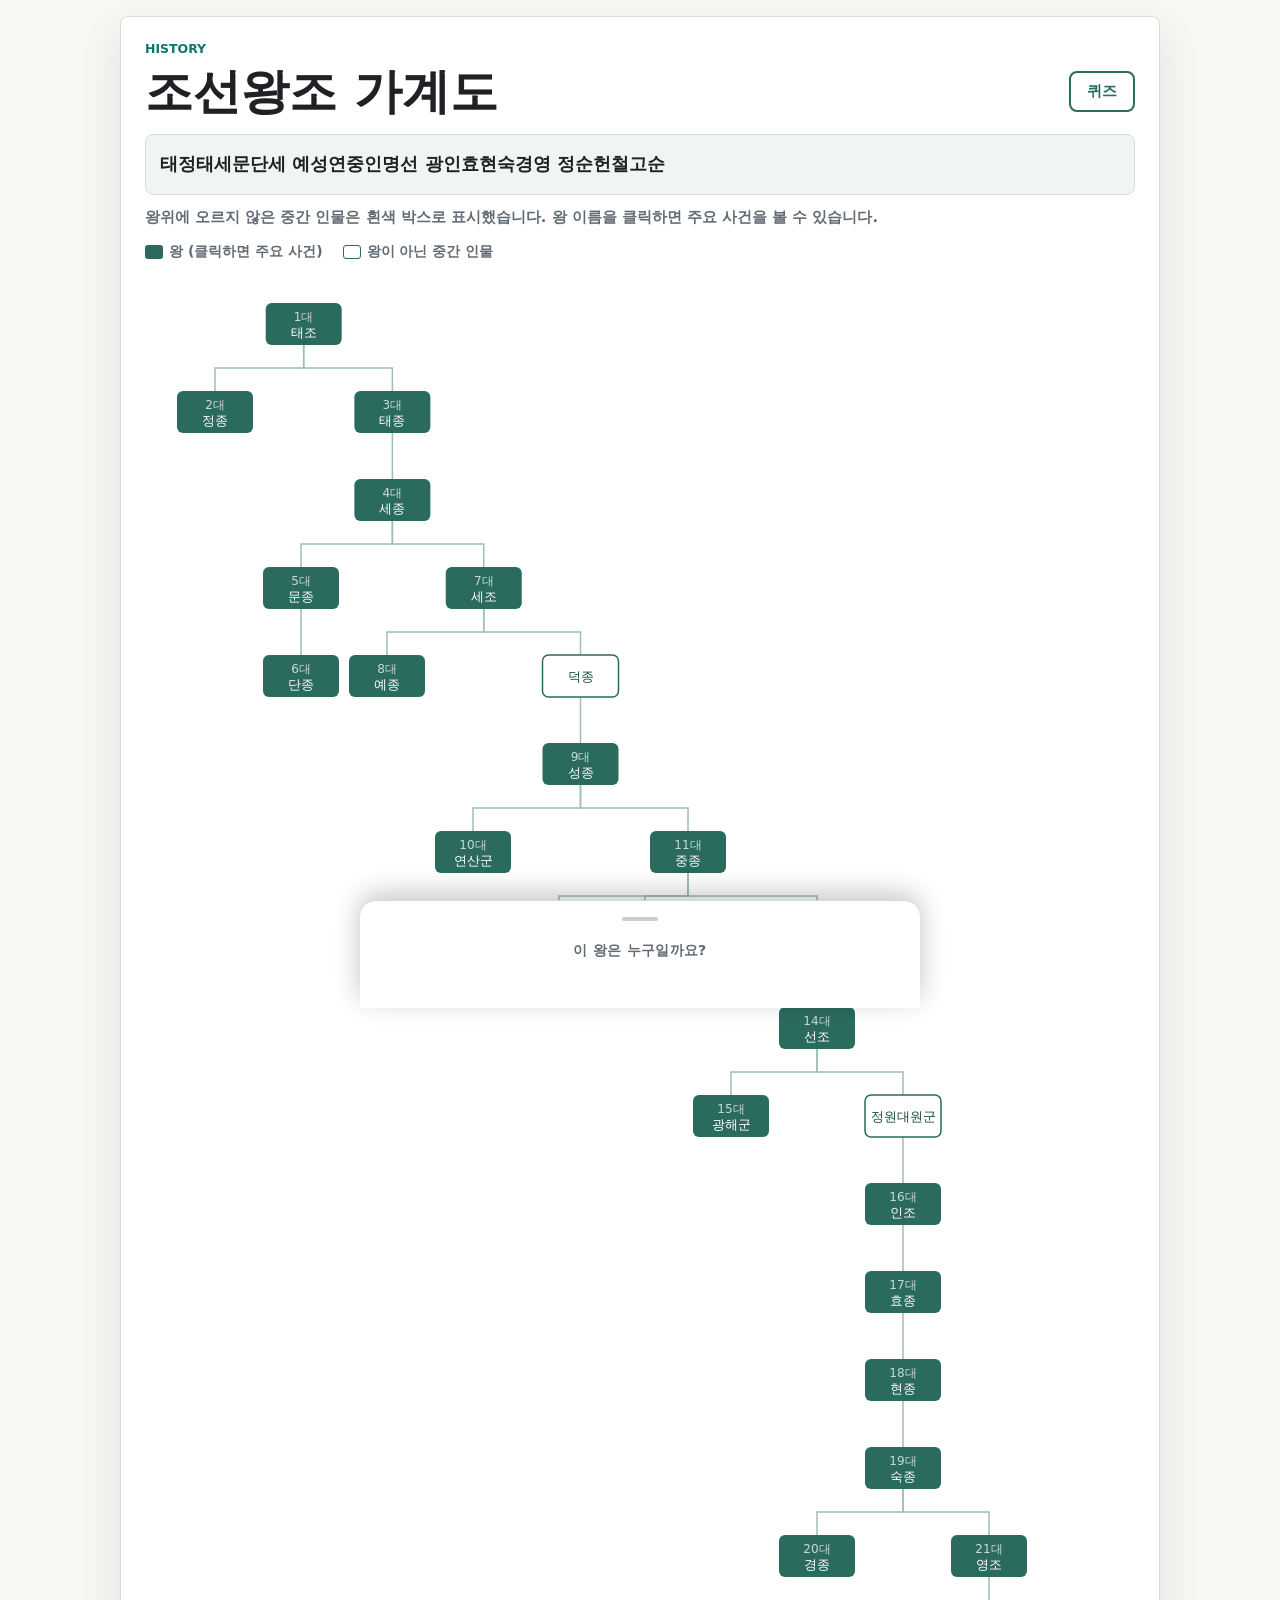
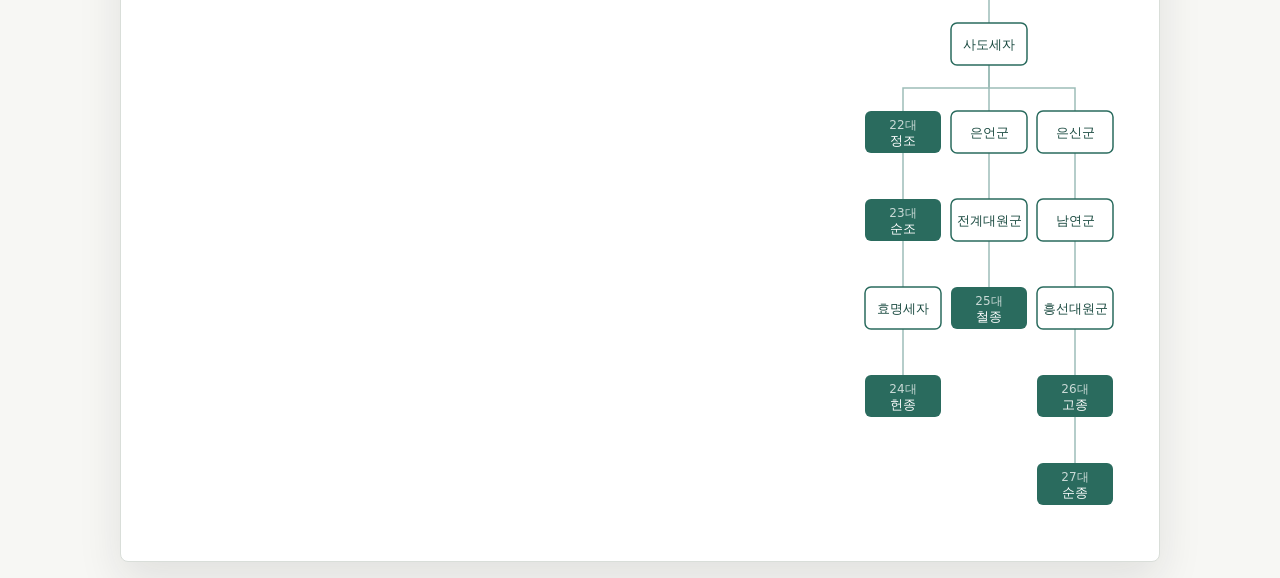
<file: apps/joseon/index.html>
<!doctype html>
<html lang="ko">
  <head>
    <meta charset="utf-8" />
    <meta name="viewport" content="width=device-width, initial-scale=1" />
    <title>조선왕조 가계도</title>
    <link rel="stylesheet" href="../../assets/styles.css?v=20260517-joseon-v5" />
    <style>
      .joseon-header {
        display: flex;
        align-items: center;
        justify-content: space-between;
        gap: 12px;
      }
      .joseon-header h1 { margin: 0; }

      .btn-quiz {
        flex-shrink: 0;
        padding: 8px 16px;
        border-radius: 8px;
        border: 2px solid #2a6b5e;
        background: transparent;
        color: #2a6b5e;
        font-size: 0.95rem;
        font-weight: 700;
        cursor: pointer;
        transition: background 0.15s, color 0.15s;
        white-space: nowrap;
      }
      .btn-quiz.active { background: #2a6b5e; color: white; }
      .btn-quiz.active:hover { background: #1e5045; }
      .btn-quiz:not(.active):hover { background: #e8f4f2; }

      .joseon-score {
        font-size: 0.88rem; font-weight: 700;
        color: var(--muted); display: none; margin-top: 8px;
      }
      .joseon-score.visible { display: block; }
      .joseon-score .score-correct { color: #2a6b5e; }
      .joseon-score .score-wrong { color: #d63c3c; }

      .joseon-scroll {
        margin-top: 22px; overflow-x: auto;
        -webkit-overflow-scrolling: touch; padding-bottom: 12px;
      }

      #joseon-svg { display: block; margin: 0 auto; }
      .tree-line { stroke: #9dbdb8; stroke-width: 1.5; fill: none; }

      .joseon-legend {
        display: flex; gap: 20px; margin-top: 14px;
        font-size: 0.88rem; color: var(--muted); font-weight: 600;
      }
      .legend-item { display: flex; align-items: center; gap: 6px; }
      .legend-box { width: 18px; height: 14px; border-radius: 3px; flex-shrink: 0; }
      .legend-box.king { background: #2a6b5e; }
      .legend-box.nonking { background: white; border: 1.5px solid #2a6b5e; }

      /* 공통 하단 패널 */
      .bottom-panel {
        position: fixed;
        bottom: 0; left: 0; right: 0;
        background: var(--surface, white);
        border-top: 1px solid #d0dbd8;
        border-radius: 16px 16px 0 0;
        box-shadow: 0 -6px 28px rgba(0,0,0,0.12);
        transform: translateY(100%);
        transition: transform 0.28s cubic-bezier(0.4, 0, 0.2, 1);
        z-index: 200;
        max-width: 560px;
        margin: 0 auto;
      }
      .bottom-panel.open { transform: translateY(0); }

      .panel-handle {
        width: 36px; height: 4px; background: #ccc;
        border-radius: 2px; margin: 16px auto 0;
      }

      /* 정보 패널 */
      .info-panel { padding: 0 20px 32px; }
      .info-header {
        display: flex; align-items: baseline; gap: 10px;
        padding: 16px 0 14px;
        border-bottom: 1px solid #e8edec;
        margin-bottom: 14px;
      }
      .info-order {
        font-size: 0.82rem; font-weight: 700;
        color: #2a6b5e; background: #e8f4f2;
        padding: 2px 8px; border-radius: 20px;
        white-space: nowrap;
      }
      .info-name {
        font-size: 1.2rem; font-weight: 800;
        color: var(--text, #1a1a1a); margin: 0;
      }
      .info-years {
        font-size: 0.82rem; font-weight: 600;
        color: var(--muted, #888); margin-left: auto;
        white-space: nowrap;
      }
      .info-events { list-style: none; margin: 0; padding: 0; display: grid; gap: 10px; }
      .info-events li {
        display: flex; gap: 10px; align-items: flex-start;
        font-size: 0.92rem; line-height: 1.55; color: var(--text, #1a1a1a);
      }
      .info-events li::before {
        content: '';
        flex-shrink: 0;
        width: 6px; height: 6px;
        border-radius: 50%;
        background: #2a6b5e;
        margin-top: 7px;
      }
      .info-empty {
        font-size: 0.9rem; color: var(--muted, #888);
        font-style: italic; padding: 4px 0;
      }

      /* 퀴즈 패널 */
      .quiz-panel { padding: 20px 20px 32px; }
      .quiz-question {
        font-size: 0.88rem; font-weight: 700;
        color: var(--muted, #888); margin: 0 0 12px;
        text-align: center; letter-spacing: 0.02em;
      }
      .quiz-hint {
        font-size: 1rem; font-weight: 800;
        color: var(--text, #1a1a1a); margin: 0 0 16px; text-align: center;
      }
      .quiz-choices { display: grid; grid-template-columns: 1fr 1fr; gap: 10px; }
      .quiz-choice {
        padding: 14px 8px; border-radius: 10px;
        border: 2px solid #d0dbd8; background: white;
        font-size: 1.05rem; font-weight: 700; color: #1a3a32;
        cursor: pointer; transition: border-color 0.12s, background 0.12s;
      }
      .quiz-choice:hover { border-color: #2a6b5e; background: #e8f4f2; }
      .quiz-choice.correct { border-color: #2a6b5e; background: #d4ede8; color: #1a4a3a; }
      .quiz-choice.wrong { border-color: #d63c3c; background: #fde8e8; color: #7a1a1a; }
      .quiz-choice:disabled { cursor: default; }

      #joseon-svg .king-rect { cursor: pointer; }
    </style>
  </head>
  <body class="mini-app joseon-app">
    <main class="mini-app-panel joseon-panel">
      <p class="eyebrow">History</p>
      <div class="joseon-header">
        <h1>조선왕조 가계도</h1>
        <button class="btn-quiz" id="btn-quiz">퀴즈</button>
      </div>

      <p class="joseon-mnemonic">태정태세문단세 예성연중인명선 광인효현숙경영 정순헌철고순</p>
      <p class="joseon-guide">왕위에 오르지 않은 중간 인물은 흰색 박스로 표시했습니다. 왕 이름을 클릭하면 주요 사건을 볼 수 있습니다.</p>

      <div class="joseon-legend">
        <div class="legend-item"><div class="legend-box king"></div> 왕 (클릭하면 주요 사건)</div>
        <div class="legend-item"><div class="legend-box nonking"></div> 왕이 아닌 중간 인물</div>
      </div>
      <p class="joseon-score" id="joseon-score"></p>

      <div class="joseon-scroll" role="img" aria-label="조선 왕조 가계도">
        <svg id="joseon-svg"></svg>
      </div>
    </main>

    <!-- 정보 패널 -->
    <div class="bottom-panel" id="info-panel" role="dialog" aria-modal="true" aria-label="왕 정보">
      <div class="panel-handle"></div>
      <div class="info-panel">
        <div class="info-header">
          <span class="info-order" id="info-order"></span>
          <p class="info-name" id="info-name"></p>
          <span class="info-years" id="info-years"></span>
        </div>
        <ul class="info-events" id="info-events"></ul>
      </div>
    </div>

    <!-- 퀴즈 패널 -->
    <div class="bottom-panel" id="quiz-panel" role="dialog" aria-modal="true" aria-label="퀴즈">
      <div class="panel-handle"></div>
      <div class="quiz-panel">
        <p class="quiz-question">이 왕은 누구일까요?</p>
        <p class="quiz-hint" id="quiz-hint"></p>
        <div class="quiz-choices" id="quiz-choices"></div>
      </div>
    </div>

    <script>
      const kings = [
        { order: 1, name: "태조", isKing: true, years: "1392~1398",
          events: ["조선 건국 (1392)", "위화도 회군(1388) 후 고려를 무너뜨리고 새 왕조 세움", "한양 천도 (1394)", "경복궁 창건 (1395)"],
          children: [
          { order: 2, name: "정종", isKing: true, years: "1398~1400",
            events: ["1차 왕자의 난 여파로 즉위", "별다른 치적 없이 태종에게 왕위 양위"] },
          { order: 3, name: "태종", isKing: true, years: "1400~1418",
            events: ["1·2차 왕자의 난으로 왕위 쟁취", "사병 혁파로 왕권 강화", "의정부·사간원 설치", "호패법 시행", "조선 통치 기틀 마련"],
            children: [
            { order: 4, name: "세종", isKing: true, years: "1418~1450",
              events: ["훈민정음(한글) 창제 (1443~1446)", "장영실 발탁, 측우기·해시계 등 과학기구 개발", "4군 6진 개척으로 북방 국경 확장", "조선 최고의 성군으로 평가"],
              children: [
              { order: 5, name: "문종", isKing: true, years: "1450~1452",
                events: ["재위 2년 만에 사망", "세종 때 편찬 사업을 이어받아 문치(文治) 유지"],
                children: [
                { order: 6, name: "단종", isKing: true, years: "1452~1455",
                  events: ["12세의 어린 나이로 즉위", "계유정난(1453)으로 숙부 수양대군에게 실권 빼앗김", "1455년 폐위, 영월에서 사사(賜死)"] }
              ]},
              { order: 7, name: "세조", isKing: true, years: "1455~1468",
                events: ["계유정난(1453)으로 단종을 폐위하고 즉위", "왕권 강화와 집권 기반 마련", "경국대전 편찬 착수"],
                children: [
                { order: 8, name: "예종", isKing: true, years: "1468~1469",
                  events: ["재위 1년여 만에 사망", "별다른 치적 없음"] },
                { name: "덕종", isKing: false, children: [
                  { order: 9, name: "성종", isKing: true, years: "1469~1494",
                    events: ["경국대전 완성(1485) — 조선 법전 체계화", "성리학 기반 정치 안정", "홍문관 설치로 학문 진흥"],
                    children: [
                    { order: 10, name: "연산군", isKing: true, years: "1494~1506",
                      events: ["무오사화(1498) — 사림파 대규모 숙청", "갑자사화(1504) — 폭정 극에 달함", "중종반정(1506)으로 폐위"] },
                    { order: 11, name: "중종", isKing: true, years: "1506~1544",
                      events: ["중종반정으로 즉위", "조광조 등 사림파 등용 후 기묘사화(1519)로 숙청", "신권 강화 시대"],
                      children: [
                      { order: 12, name: "인종", isKing: true, years: "1544~1545",
                        events: ["재위 8~9개월 만에 사망", "조선 왕 중 가장 단명한 재위"] },
                      { order: 13, name: "명종", isKing: true, years: "1545~1567",
                        events: ["어머니 문정왕후 수렴청정", "을사사화(1545)", "임꺽정의 난(1559~1562)"] },
                      { name: "덕흥대원군", isKing: false, children: [
                        { order: 14, name: "선조", isKing: true, years: "1567~1608",
                          events: ["임진왜란 발발(1592) — 일본의 조선 침략", "이순신 장군 활약, 의병 봉기", "명나라 원군 지원으로 전란 수습", "정유재란(1597)", "전란 초기 대처 미흡으로 평가 엇갈림"],
                          children: [
                          { order: 15, name: "광해군", isKing: true, years: "1608~1623",
                            events: ["임진왜란 후 복구 사업 주도", "대동법 시행(경기도)으로 세금 개혁", "명·후금 사이 중립 외교", "인조반정(1623)으로 폐위"] },
                          { name: "정원대원군", isKing: false, children: [
                            { order: 16, name: "인조", isKing: true, years: "1623~1649",
                              events: ["인조반정으로 즉위", "정묘호란(1627) — 후금 침입, 형제 관계 맺음", "병자호란(1636) — 청에 굴욕적 항복(삼전도의 굴욕)", "소현세자 볼모로 청에 인질"],
                              children: [
                              { order: 17, name: "효종", isKing: true, years: "1649~1659",
                                events: ["북벌론 추진 — 청에 대한 군사적 복수 천명", "군사력 강화 노력, 실제 북벌은 이루어지지 못함"],
                                children: [
                                { order: 18, name: "현종", isKing: true, years: "1659~1674",
                                  events: ["예송논쟁(1659·1674) — 복제(服制) 문제로 남인·서인 대립", "붕당 정치 심화"],
                                  children: [
                                  { order: 19, name: "숙종", isKing: true, years: "1674~1720",
                                    events: ["환국 정치 — 서인·남인 번갈아 집권", "장희빈 사건(1689)", "탕평책 시초 마련", "강력한 왕권 행사"],
                                    children: [
                                    { order: 20, name: "경종", isKing: true, years: "1720~1724",
                                      events: ["재위 4년, 당쟁 속 단명", "신임사화(1721~1722) — 노론 대규모 숙청"] },
                                    { order: 21, name: "영조", isKing: true, years: "1724~1776",
                                      events: ["탕평책 본격 시행 — 붕당 폐해 억제", "임오화변(1762) — 아들 사도세자를 뒤주에 가둬 죽임", "균역법 시행으로 세금 부담 경감", "최장 재위(52년)"],
                                      children: [
                                      { name: "사도세자", isKing: false, children: [
                                        { order: 22, name: "정조", isKing: true, years: "1776~1800",
                                          events: ["규장각 설치 — 학문·인재 진흥", "수원 화성 건설(1794~1796)", "실학 장려, 통공정책으로 상업 활성화", "강력한 왕권과 개혁 정치"],
                                          children: [
                                          { order: 23, name: "순조", isKing: true, years: "1800~1834",
                                            events: ["세도정치 시작 — 안동 김씨 등 외척 정치 독점", "홍경래의 난(1811)", "삼정의 문란 심화"],
                                            children: [
                                            { name: "효명세자", isKing: false, children: [
                                              { order: 24, name: "헌종", isKing: true, years: "1834~1849",
                                                events: ["세도정치 지속", "어린 나이 즉위 후 23세로 요절", "후사 없이 사망"] }
                                            ]}
                                          ]}
                                        ]},
                                        { name: "은언군", isKing: false, children: [
                                          { name: "전계대원군", isKing: false, children: [
                                            { order: 25, name: "철종", isKing: true, years: "1849~1863",
                                              events: ["강화도에서 농사짓다 왕으로 옹립", "세도정치 극심 — 안동 김씨 전횡", "임술농민봉기(1862)", "33세로 사망"] }
                                          ]}
                                        ]},
                                        { name: "은신군", isKing: false, children: [
                                          { name: "남연군", isKing: false, children: [
                                            { name: "흥선대원군", isKing: false, children: [
                                              { order: 26, name: "고종", isKing: true, years: "1863~1907",
                                                events: ["흥선대원군 집권(1864~1873) — 서원 철폐, 경복궁 중건", "을미사변(1895) — 명성황후 시해", "아관파천(1896) — 러시아 공사관 피신", "대한제국 선포(1897) — 황제 즉위", "을사늑약(1905)으로 외교권 박탈", "강제 퇴위(1907)"],
                                                children: [
                                                { order: 27, name: "순종", isKing: true, years: "1907~1910",
                                                  events: ["고종 강제 퇴위 후 즉위", "한일병합조약(1910) — 조선 멸망", "실권 없는 마지막 왕"] }
                                              ]}
                                            ]}
                                          ]}
                                        ]}
                                      ]}
                                    ]}
                                  ]}
                                ]}
                              ]}
                            ]}
                          ]}
                        ]}
                      ]}
                    ]}
                  ]}
                ]}
              ]}
            ]}
          ]}
        ]}
      ];

      const BW = 76, BH = 42, GX = 10, GY = 46, PAD = 20;

      function measure(node) {
        const ch = node.children || [];
        if (!ch.length) { node.sw = BW + GX; return; }
        ch.forEach(measure);
        node.sw = ch.reduce((s, c) => s + c.sw, 0);
      }
      function place(node, x0, depth) {
        node.depth = depth;
        const ch = node.children || [];
        if (!ch.length) { node.cx = x0 + (BW + GX) / 2; return; }
        let x = x0;
        ch.forEach(c => { place(c, x, depth + 1); x += c.sw; });
        node.cx = (ch[0].cx + ch[ch.length - 1].cx) / 2;
      }
      function collect(node, nodes, edges) {
        nodes.push(node);
        (node.children || []).forEach(c => { edges.push([node, c]); collect(c, nodes, edges); });
      }

      measure(kings[0]);
      place(kings[0], PAD, 0);

      const nodes = [], edges = [];
      collect(kings[0], nodes, edges);
      const kingNodes = nodes.filter(n => n.isKing !== false);

      const maxDepth = Math.max(...nodes.map(n => n.depth));
      const svgW = kings[0].sw + PAD * 2 - GX;
      const svgH = (maxDepth + 1) * (BH + GY) - GY + PAD * 2;

      const svg = document.getElementById('joseon-svg');
      svg.setAttribute('width', svgW);
      svg.setAttribute('height', svgH);
      svg.setAttribute('viewBox', `0 0 ${svgW} ${svgH}`);

      const rowY = d => PAD + d * (BH + GY);
      const lineG = document.createElementNS('http://www.w3.org/2000/svg', 'g');
      svg.appendChild(lineG);
      const nodeG = document.createElementNS('http://www.w3.org/2000/svg', 'g');
      svg.appendChild(nodeG);

      const NS = 'http://www.w3.org/2000/svg';
      function svgEl(tag, attrs) {
        const el = document.createElementNS(NS, tag);
        Object.entries(attrs).forEach(([k, v]) => el.setAttribute(k, v));
        return el;
      }

      edges.forEach(([p, c]) => {
        const x1 = p.cx, y1 = rowY(p.depth) + BH;
        const x2 = c.cx, y2 = rowY(c.depth);
        const my = (y1 + y2) / 2;
        lineG.appendChild(svgEl('path', { d: `M${x1},${y1} V${my} H${x2} V${y2}`, class: 'tree-line' }));
      });

      nodes.forEach(n => {
        const x = n.cx - BW / 2, y = rowY(n.depth);
        const isKing = n.isKing !== false;

        const rect = svgEl('rect', {
          x, y, width: BW, height: BH, rx: 6,
          fill: isKing ? '#2a6b5e' : 'white',
          ...(isKing ? { class: 'king-rect' } : { stroke: '#2a6b5e', 'stroke-width': '1.5' })
        });
        nodeG.appendChild(rect);
        n._rect = rect;

        if (isKing) {
          const orderT = svgEl('text', {
            x: n.cx, y: y + BH * 0.35,
            'text-anchor': 'middle', 'dominant-baseline': 'middle',
            fill: 'rgba(255,255,255,0.75)', 'font-size': '12',
            'font-weight': '400', 'font-family': 'system-ui, sans-serif',
            'pointer-events': 'none'
          });
          orderT.textContent = `${n.order}대`;
          nodeG.appendChild(orderT);
          n._orderT = orderT;
        }

        const nameT = svgEl('text', {
          x: n.cx, y: isKing ? y + BH * 0.72 : y + BH * 0.54,
          'text-anchor': 'middle', 'dominant-baseline': 'middle',
          fill: isKing ? '#ffffff' : '#1a4a40',
          'font-size': '13', 'font-weight': '400',
          'font-family': 'system-ui, sans-serif',
          'pointer-events': 'none'
        });
        nameT.textContent = n.name;
        nodeG.appendChild(nameT);
        n._nameT = nameT;
      });

      // ── 공통 패널 유틸 ───────────────────────────────────

      const infoPanel  = document.getElementById('info-panel');
      const quizPanel  = document.getElementById('quiz-panel');
      const btnQuiz    = document.getElementById('btn-quiz');
      const scoreEl    = document.getElementById('joseon-score');
      const hintEl     = document.getElementById('quiz-hint');
      const choicesEl  = document.getElementById('quiz-choices');

      function closeAll() {
        infoPanel.classList.remove('open');
        quizPanel.classList.remove('open');
      }

      // ── 정보 패널 ────────────────────────────────────────

      function openInfoPanel(node) {
        document.getElementById('info-order').textContent = `${node.order}대`;
        document.getElementById('info-name').textContent = node.name;
        document.getElementById('info-years').textContent = node.years || '';
        const eventsEl = document.getElementById('info-events');
        if (node.events && node.events.length) {
          eventsEl.innerHTML = node.events.map(e => `<li>${e}</li>`).join('');
        } else {
          eventsEl.innerHTML = `<li><span class="info-empty">주요 기록 없음</span></li>`;
        }
        infoPanel.classList.add('open');
      }

      // ── 퀴즈 로직 ────────────────────────────────────────

      let quizMode = false;
      let answered = 0, correct = 0;

      function shuffle(arr) {
        for (let i = arr.length - 1; i > 0; i--) {
          const j = Math.floor(Math.random() * (i + 1));
          [arr[i], arr[j]] = [arr[j], arr[i]];
        }
        return arr;
      }

      function setQuizMode(on) {
        quizMode = on;
        btnQuiz.textContent = on ? '퀴즈 종료' : '퀴즈';
        btnQuiz.classList.toggle('active', on);
        closeAll();

        if (on) {
          answered = 0; correct = 0;
          updateScore();
          scoreEl.classList.add('visible');
          kingNodes.forEach(n => {
            n._quizState = 'unanswered';
            n._rect.setAttribute('fill', '#2a6b5e');
            n._rect.setAttribute('stroke', 'none');
            if (n._orderT) n._orderT.setAttribute('visibility', 'hidden');
            n._nameT.setAttribute('visibility', 'hidden');
          });
        } else {
          scoreEl.classList.remove('visible');
          kingNodes.forEach(n => {
            n._quizState = null;
            n._rect.setAttribute('fill', '#2a6b5e');
            n._rect.setAttribute('stroke', 'none');
            if (n._orderT) n._orderT.setAttribute('visibility', 'visible');
            n._nameT.setAttribute('visibility', 'visible');
          });
        }
      }

      function updateScore() {
        const wrong = answered - correct;
        scoreEl.innerHTML =
          `맞춤: <span class="score-correct">${correct}</span> &nbsp; 틀림: <span class="score-wrong">${wrong}</span> &nbsp; / 27`;
      }

      function openQuizPanel(node) {
        hintEl.textContent = `${node.order}대 왕`;
        const others = shuffle(kingNodes.filter(k => k !== node)).slice(0, 3);
        const choices = shuffle([node, ...others]);
        choicesEl.innerHTML = '';
        choices.forEach(c => {
          const btn = document.createElement('button');
          btn.className = 'quiz-choice';
          btn.textContent = c.name;
          btn.addEventListener('click', () => onChoose(c === node, node, btn));
          choicesEl.appendChild(btn);
        });
        quizPanel.classList.add('open');
      }

      function onChoose(isCorrect, node, btn) {
        choicesEl.querySelectorAll('.quiz-choice').forEach(b => {
          b.disabled = true;
          if (b.textContent === node.name) b.classList.add('correct');
        });
        if (!isCorrect) btn.classList.add('wrong');
        node._quizState = isCorrect ? 'correct' : 'wrong';
        node._rect.setAttribute('fill', isCorrect ? '#2a6b5e' : '#d63c3c');
        if (node._orderT) node._orderT.setAttribute('visibility', 'visible');
        node._nameT.setAttribute('visibility', 'visible');
        answered++;
        if (isCorrect) correct++;
        updateScore();
        setTimeout(closeAll, 900);
      }

      // ── 클릭 이벤트 ──────────────────────────────────────

      nodeG.addEventListener('click', e => {
        const rect = e.target.closest('rect.king-rect');
        if (!rect) return;
        const node = kingNodes.find(n => n._rect === rect);
        if (!node) return;
        e.stopPropagation();

        if (quizMode) {
          if (node._quizState !== 'unanswered') return;
          openQuizPanel(node);
        } else {
          openInfoPanel(node);
        }
      });

      btnQuiz.addEventListener('click', () => setQuizMode(!quizMode));


      document.addEventListener('click', e => {
        if (!infoPanel.contains(e.target) && !quizPanel.contains(e.target) && e.target !== btnQuiz) {
          closeAll();
        }
      });
    </script>
  </body>
</html>
</file>
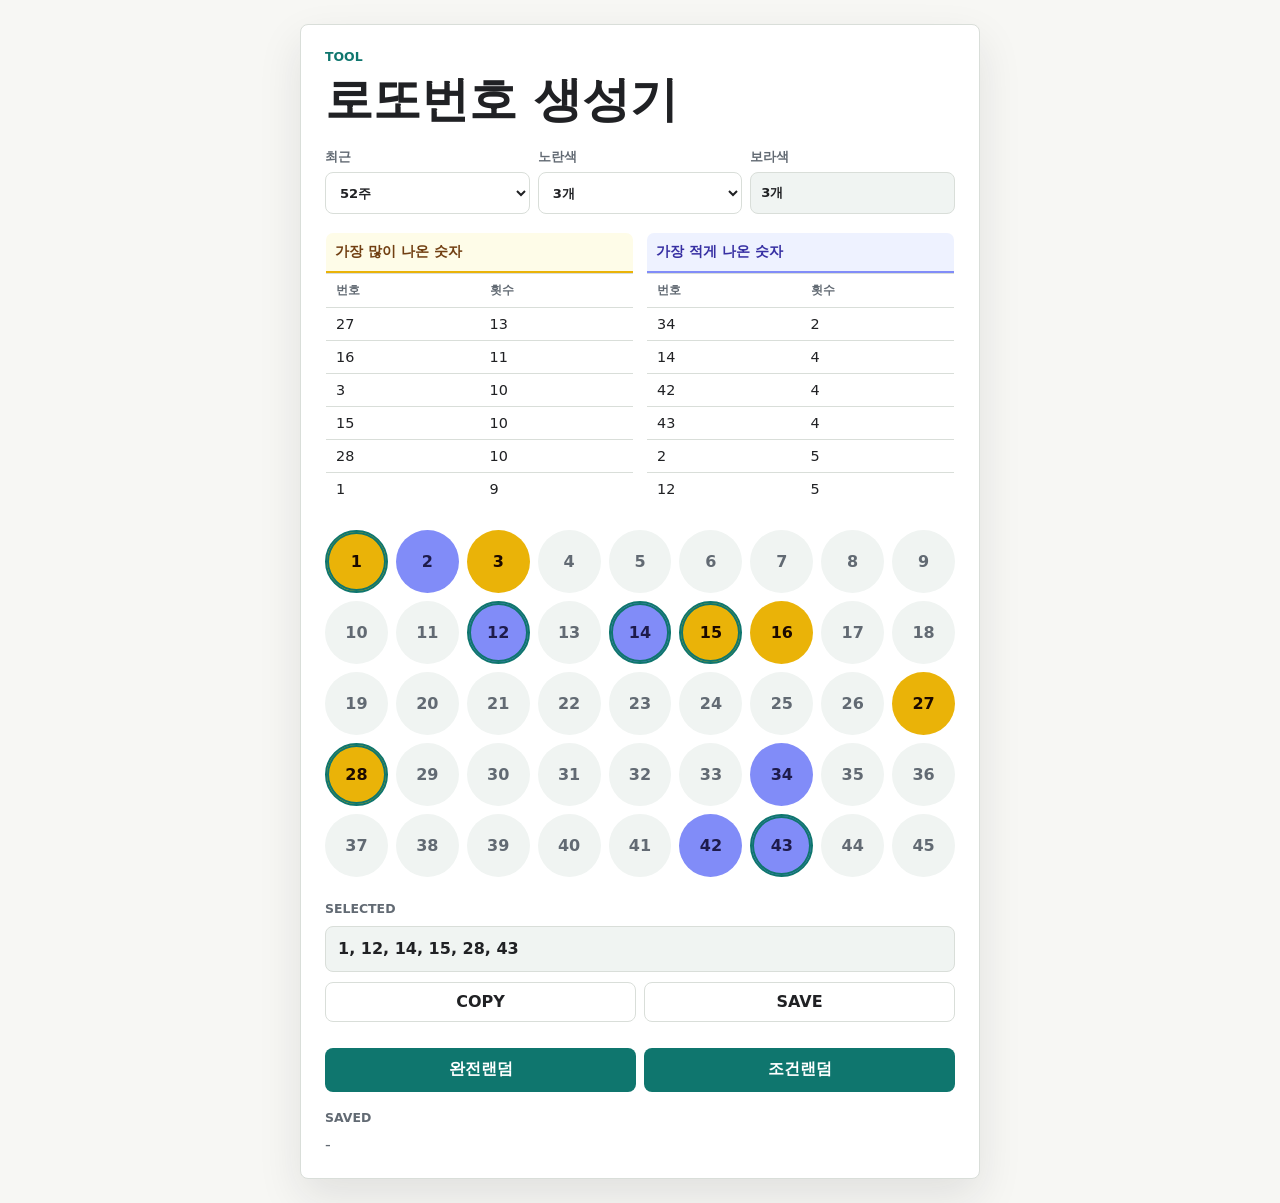
<file: apps/lotto/index.html>
<!doctype html>
<html lang="ko">
  <head>
    <meta charset="utf-8" />
    <meta name="viewport" content="width=device-width, initial-scale=1" />
    <title>로또번호 생성기</title>
    <link rel="stylesheet" href="../../assets/styles.css?v=20260517-lotto-mobile-stats" />
  </head>
  <body class="mini-app">
    <main class="mini-app-panel lotto-panel">
      <p class="eyebrow">Tool</p>
      <h1>로또번호 생성기</h1>

      <div class="lotto-controls" aria-label="로또 번호 생성 조건">
        <label>
          <span>최근</span>
          <select id="period-select"></select>
        </label>
        <label>
          <span>노란색</span>
          <select id="hot-count-select"></select>
        </label>
        <label>
          <span>보라색</span>
          <output id="cold-count-output">3개</output>
        </label>
      </div>

      <div class="lotto-stats" aria-label="최근 당첨번호 통계">
        <table class="lotto-stat-table hot">
          <caption>가장 많이 나온 숫자</caption>
          <thead>
            <tr>
              <th>번호</th>
              <th>횟수</th>
            </tr>
          </thead>
          <tbody id="hot-table"></tbody>
        </table>
        <table class="lotto-stat-table cold">
          <caption>가장 적게 나온 숫자</caption>
          <thead>
            <tr>
              <th>번호</th>
              <th>횟수</th>
            </tr>
          </thead>
          <tbody id="cold-table"></tbody>
        </table>
      </div>

      <div class="number-output" id="numbers" aria-label="번호판"></div>

      <section class="selected-lotto" aria-live="polite">
        <p class="selected-title">SELECTED</p>
        <div class="selected-numbers" id="selected-numbers"></div>
        <div class="selected-actions">
          <button class="secondary-button" type="button" id="copy-button">COPY</button>
          <button class="secondary-button" type="button" id="save-button">SAVE</button>
        </div>
        <p class="save-status" id="save-status"></p>
      </section>

      <div class="lotto-random-actions">
        <button class="primary-button" type="button" id="full-random-button">완전랜덤</button>
        <button class="primary-button" type="button" id="condition-random-button">조건랜덤</button>
      </div>

      <section class="saved-lotto" aria-label="저장한 번호">
        <p class="selected-title">SAVED</p>
        <div class="saved-list" id="saved-list"></div>
      </section>
    </main>
    <script>
      const output = document.querySelector("#numbers");
      const fullRandomButton = document.querySelector("#full-random-button");
      const conditionRandomButton = document.querySelector("#condition-random-button");
      const periodSelect = document.querySelector("#period-select");
      const hotCountSelect = document.querySelector("#hot-count-select");
      const coldCountOutput = document.querySelector("#cold-count-output");
      const hotTable = document.querySelector("#hot-table");
      const coldTable = document.querySelector("#cold-table");
      const selectedNumbers = document.querySelector("#selected-numbers");
      const copyButton = document.querySelector("#copy-button");
      const saveButton = document.querySelector("#save-button");
      const saveStatus = document.querySelector("#save-status");
      const savedList = document.querySelector("#saved-list");
      const savedStorageKey = "ashosho-lotto-selections";
      const legacySavedStorageKey = "ashosho-lotto-selection";

      const state = {
        draws: [],
        period: 52,
        hotNumbers: [],
        coldNumbers: [],
        selected: new Set(),
        savedSelections: [],
      };

      function fillSelect(select, min, max, selectedValue, suffix = "") {
        select.innerHTML = Array.from({ length: max - min + 1 }, (_, index) => {
          const value = min + index;
          const selected = value === selectedValue ? "selected" : "";
          return `<option value="${value}" ${selected}>${value}${suffix}</option>`;
        }).join("");
      }

      function getColdCount() {
        return 6 - Number(hotCountSelect.value);
      }

      function updateColdCountOutput() {
        coldCountOutput.value = `${getColdCount()}개`;
        coldCountOutput.textContent = `${getColdCount()}개`;
      }

      function countNumbers(draws) {
        const counts = new Map(Array.from({ length: 45 }, (_, index) => [index + 1, 0]));
        draws.forEach((draw) => {
          draw.numbers.forEach((number) => counts.set(number, counts.get(number) + 1));
        });
        return [...counts.entries()].map(([number, count]) => ({ number, count }));
      }

      function calculateStats() {
        const recentDraws = state.draws.slice(0, state.period);
        const counts = countNumbers(recentDraws);
        state.hotNumbers = [...counts]
          .sort((a, b) => b.count - a.count || a.number - b.number)
          .slice(0, 6);
        state.coldNumbers = [...counts]
          .sort((a, b) => a.count - b.count || a.number - b.number)
          .slice(0, 6);
      }

      function renderStatTable(tbody, rows) {
        tbody.innerHTML = rows
          .map(
            ({ number, count }) => `
              <tr>
                <td>${number}</td>
                <td>${count}</td>
              </tr>
            `
          )
          .join("");
      }

      function renderBoard() {
        const hotSet = new Set(state.hotNumbers.map(({ number }) => number));
        const coldSet = new Set(state.coldNumbers.map(({ number }) => number));
        output.innerHTML = Array.from({ length: 45 }, (_, index) => {
          const number = index + 1;
          const classes = [
            hotSet.has(number) ? "is-hot" : "",
            coldSet.has(number) ? "is-cold" : "",
            state.selected.has(number) ? "is-picked" : "",
          ]
            .filter(Boolean)
            .join(" ");
          return `<button class="${classes}" type="button" data-number="${number}" aria-pressed="${state.selected.has(number)}">${number}</button>`;
        }).join("");
      }

      function renderSelected() {
        const numbers = [...state.selected].sort((a, b) => a - b);
        selectedNumbers.textContent = numbers.length ? numbers.join(", ") : "-";
        copyButton.disabled = numbers.length === 0;
        saveButton.disabled = numbers.length === 0;
      }

      function renderSavedSelections() {
        if (state.savedSelections.length === 0) {
          savedList.innerHTML = `<p class="saved-empty">-</p>`;
          return;
        }

        savedList.innerHTML = state.savedSelections
          .map((item) => {
            const savedAt = new Date(item.date).toLocaleString("ko-KR", {
              month: "2-digit",
              day: "2-digit",
              hour: "2-digit",
              minute: "2-digit",
            });
            return `
              <div class="saved-item">
                <div>
                  <p class="saved-numbers">${item.numbers.join(", ")}</p>
                  <p class="saved-meta">${savedAt} · 최근 ${item.period}주</p>
                </div>
                <button class="trash-button" type="button" data-id="${item.id}" aria-label="저장한 번호 삭제">
                  <svg viewBox="0 0 24 24" aria-hidden="true">
                    <path d="M9 3h6l1 2h4v2H4V5h4l1-2Zm-2 6h10l-.7 11H7.7L7 9Zm3 2v7h2v-7h-2Zm4 0v7h2v-7h-2Z"></path>
                  </svg>
                </button>
              </div>
            `;
          })
          .join("");
      }

      function render() {
        renderStatTable(hotTable, state.hotNumbers);
        renderStatTable(coldTable, state.coldNumbers);
        renderBoard();
        renderSelected();
        renderSavedSelections();
      }

      function pickRandom(source, count) {
        const pool = [...source];
        const picked = [];
        while (picked.length < count && pool.length > 0) {
          const index = Math.floor(Math.random() * pool.length);
          picked.push(pool.splice(index, 1)[0]);
        }
        return picked;
      }

      function generateFullRandom() {
        const picked = pickRandom(Array.from({ length: 45 }, (_, index) => index + 1), 6);

        state.selected = new Set(picked);
        saveStatus.textContent = "";
        renderBoard();
        renderSelected();
      }

      function generateConditionRandom() {
        const hotCount = Number(hotCountSelect.value);
        const coldCount = getColdCount();
        const hotPool = state.hotNumbers.map(({ number }) => number);
        const coldPool = state.coldNumbers.map(({ number }) => number);
        const picked = [...pickRandom(hotPool, hotCount), ...pickRandom(coldPool, coldCount)];

        state.selected = new Set(picked);
        saveStatus.textContent = "";
        renderBoard();
        renderSelected();
      }

      function updateStats() {
        state.period = Number(periodSelect.value);
        calculateStats();
        saveStatus.textContent = "";
        render();
      }

      output.addEventListener("click", (event) => {
        const button = event.target.closest("button[data-number]");
        if (!button) return;
        const number = Number(button.dataset.number);
        if (state.selected.has(number)) {
          state.selected.delete(number);
        } else {
          state.selected.add(number);
        }
        saveStatus.textContent = "";
        renderBoard();
        renderSelected();
      });

      fullRandomButton.addEventListener("click", generateFullRandom);
      conditionRandomButton.addEventListener("click", generateConditionRandom);
      periodSelect.addEventListener("change", updateStats);
      hotCountSelect.addEventListener("change", () => {
        updateColdCountOutput();
        saveStatus.textContent = "";
      });

      copyButton.addEventListener("click", async () => {
        const text = [...state.selected].sort((a, b) => a - b).join(", ");
        try {
          await navigator.clipboard.writeText(text);
          saveStatus.textContent = "Copied";
        } catch {
          saveStatus.textContent = "Copy failed";
        }
      });

      saveButton.addEventListener("click", () => {
        const saved = {
          id: `${Date.now()}-${Math.random().toString(36).slice(2)}`,
          date: new Date().toISOString(),
          period: state.period,
          numbers: [...state.selected].sort((a, b) => a - b),
        };
        try {
          state.savedSelections.push(saved);
          localStorage.setItem(savedStorageKey, JSON.stringify(state.savedSelections));
          renderSavedSelections();
          saveStatus.textContent = "Saved";
        } catch {
          saveStatus.textContent = "Save failed";
        }
      });

      savedList.addEventListener("click", (event) => {
        const button = event.target.closest(".trash-button");
        if (!button) return;
        state.savedSelections = state.savedSelections.filter((item) => item.id !== button.dataset.id);
        localStorage.setItem(savedStorageKey, JSON.stringify(state.savedSelections));
        renderSavedSelections();
      });

      function loadSavedSelections() {
        try {
          const saved = JSON.parse(localStorage.getItem(savedStorageKey) || "[]");
          if (Array.isArray(saved)) {
            state.savedSelections = saved;
          }

          const legacySaved = JSON.parse(localStorage.getItem(legacySavedStorageKey) || "null");
          if (legacySaved?.numbers?.length && state.savedSelections.length === 0) {
            state.savedSelections = [{ id: "legacy", ...legacySaved }];
            localStorage.setItem(savedStorageKey, JSON.stringify(state.savedSelections));
            localStorage.removeItem(legacySavedStorageKey);
          }
        } catch {
          state.savedSelections = [];
        }
      }

      async function init() {
        fillSelect(periodSelect, 1, 52, 52, "주");
        fillSelect(hotCountSelect, 0, 6, 3, "개");
        updateColdCountOutput();
        loadSavedSelections();

        const response = await fetch("lotto-history.json?v=20260516");
        const history = await response.json();
        state.draws = history.draws;
        updateStats();
        generateConditionRandom();
      }

      init();
    </script>
  </body>
</html>
</file>
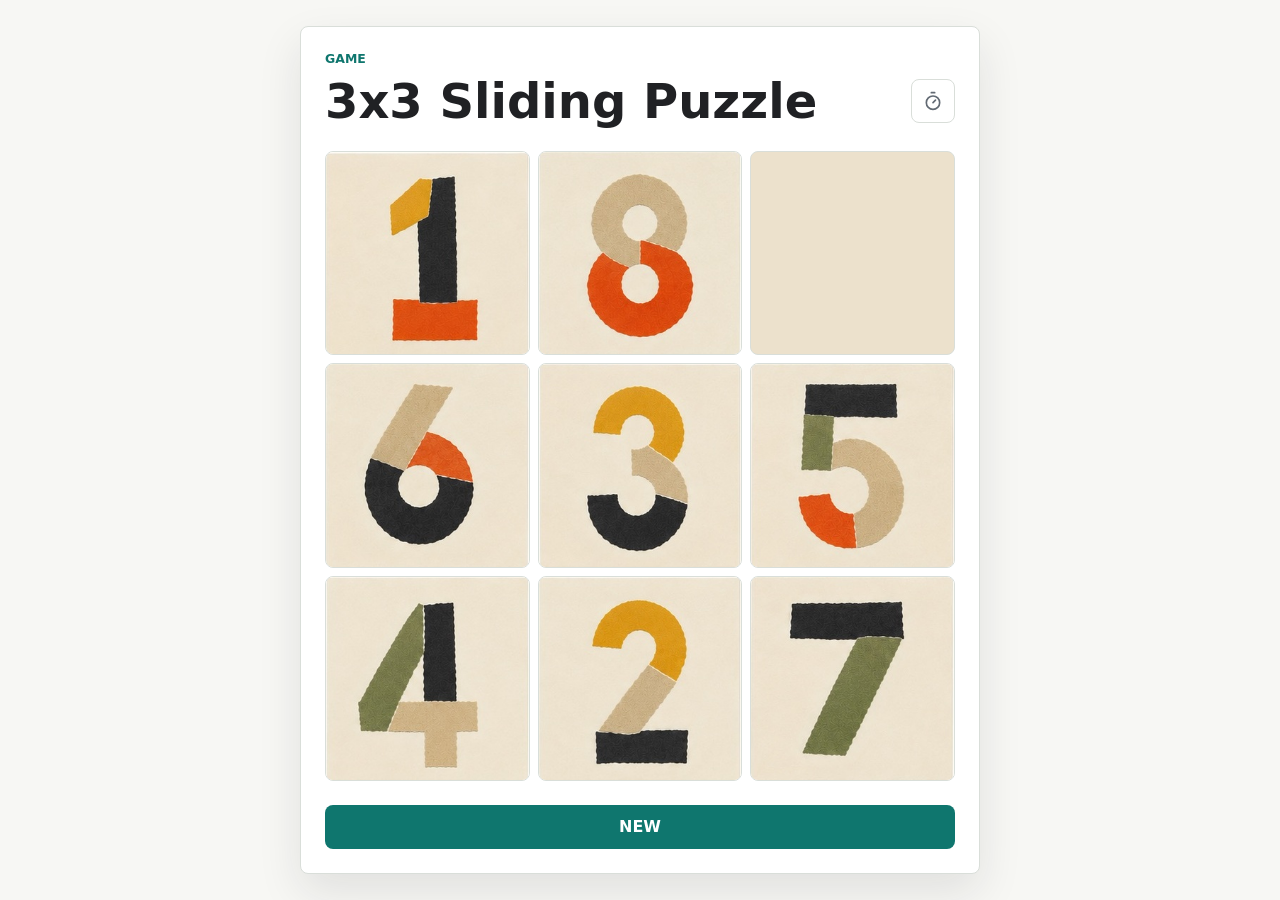
<file: apps/puzzle-3x3/index.html>
<!doctype html>
<html lang="ko">
  <head>
    <meta charset="utf-8" />
    <meta name="viewport" content="width=device-width, initial-scale=1" />
    <title>3x3 Sliding Puzzle</title>
    <link rel="stylesheet" href="../../assets/styles.css?v=20260517-puzzle-complete" />
  </head>
  <body class="mini-app">
    <main class="mini-app-panel">
      <p class="eyebrow">Game</p>
      <div class="mini-app-header">
        <h1>3x3 Sliding Puzzle</h1>
        <button class="icon-button" type="button" id="timer-toggle" aria-pressed="false" aria-label="스톱워치 모드">
          <svg viewBox="0 0 24 24" aria-hidden="true" fill="none" stroke-width="2" stroke-linecap="round" stroke-linejoin="round">
            <line x1="10" x2="14" y1="2" y2="2"></line>
            <line x1="12" x2="15" y1="14" y2="11"></line>
            <circle cx="12" cy="14" r="8"></circle>
          </svg>
        </button>
      </div>
      <section class="stopwatch-panel" id="stopwatch-panel" hidden>
        <div class="stopwatch-time" id="stopwatch-time">00:00.00</div>
        <p class="stopwatch-status" id="stopwatch-status">첫 타일을 움직이면 시작됩니다.</p>
      </section>
      <div class="tile-grid" id="tile-grid" data-grid-size="3" aria-label="Puzzle board"></div>
      <button class="primary-button" type="button" id="shuffle-button">NEW</button>
      <section class="puzzle-records" id="puzzle-records" hidden>
        <p class="records-title">RECORDS</p>
        <div class="record-list" id="record-list"></div>
      </section>
    </main>
    <script>
      const grid = document.querySelector("#tile-grid");
      const shuffleButton = document.querySelector("#shuffle-button");
      const timerToggle = document.querySelector("#timer-toggle");
      const stopwatchPanel = document.querySelector("#stopwatch-panel");
      const stopwatchTime = document.querySelector("#stopwatch-time");
      const stopwatchStatus = document.querySelector("#stopwatch-status");
      const recordsPanel = document.querySelector("#puzzle-records");
      const recordList = document.querySelector("#record-list");
      const gridSize = 3;
      const tileImageVersion = "20260516-tile-09";
      const storageKey = `ashosho-puzzle-${gridSize}x${gridSize}-records`;
      let tiles = [...Array(gridSize * gridSize - 1).keys()].map((index) => index + 1).concat(null);
      let stopwatchMode = false;
      let timerStarted = false;
      let timerStopped = false;
      let startTime = 0;
      let elapsedTime = 0;
      let timerFrame = null;
      let records = loadRecords();

      function loadRecords() {
        try {
          const savedRecords = JSON.parse(localStorage.getItem(storageKey));
          return Array.isArray(savedRecords) ? savedRecords : [];
        } catch {
          return [];
        }
      }

      function saveRecords() {
        localStorage.setItem(storageKey, JSON.stringify(records));
      }

      function createRecordId() {
        if (crypto.randomUUID) return crypto.randomUUID();
        return `${Date.now()}-${Math.random().toString(16).slice(2)}`;
      }

      function formatElapsed(milliseconds) {
        const totalCentiseconds = Math.floor(milliseconds / 10);
        const centiseconds = totalCentiseconds % 100;
        const totalSeconds = Math.floor(totalCentiseconds / 100);
        const seconds = totalSeconds % 60;
        const minutes = Math.floor(totalSeconds / 60);
        return `${String(minutes).padStart(2, "0")}:${String(seconds).padStart(2, "0")}.${String(centiseconds).padStart(2, "0")}`;
      }

      function updateStopwatch() {
        if (!timerStarted || timerStopped) return;
        elapsedTime = performance.now() - startTime;
        stopwatchTime.textContent = formatElapsed(elapsedTime);
        timerFrame = requestAnimationFrame(updateStopwatch);
      }

      function resetStopwatch() {
        timerStarted = false;
        timerStopped = false;
        elapsedTime = 0;
        if (timerFrame) cancelAnimationFrame(timerFrame);
        timerFrame = null;
        stopwatchTime.textContent = "00:00.00";
        stopwatchStatus.textContent = "첫 타일을 움직이면 시작됩니다.";
      }

      function startStopwatch() {
        if (!stopwatchMode || timerStarted || timerStopped) return;
        timerStarted = true;
        startTime = performance.now();
        stopwatchStatus.textContent = "진행 중";
        updateStopwatch();
      }

      function stopStopwatch() {
        if (!timerStarted || timerStopped) return;
        timerStopped = true;
        elapsedTime = performance.now() - startTime;
        if (timerFrame) cancelAnimationFrame(timerFrame);
        timerFrame = null;
        stopwatchTime.textContent = formatElapsed(elapsedTime);
        stopwatchStatus.textContent = "완료";
        addRecord(elapsedTime);
      }

      function isSolved() {
        return tiles.every((tile, index) => {
          if (index === tiles.length - 1) return tile === null;
          return tile === index + 1;
        });
      }

      function playCompleteEffect() {
        grid.classList.remove("is-complete");
        void grid.offsetWidth;
        grid.classList.add("is-complete");
        window.setTimeout(() => {
          grid.classList.remove("is-complete");
        }, 700);
      }

      function renderRecords() {
        recordsPanel.hidden = !stopwatchMode;
        if (records.length === 0) {
          recordList.innerHTML = `<p class="record-empty">아직 기록이 없습니다.</p>`;
          return;
        }
        recordList.innerHTML = records
          .map(
            (record) => `
              <article class="record-item">
                <div>
                  <p class="record-time">${record.time}</p>
                  <p class="record-meta">${record.savedAt}</p>
                </div>
                <button class="icon-button record-delete" type="button" data-record-id="${record.id}" aria-label="기록 삭제">
                  <svg viewBox="0 0 24 24" aria-hidden="true" fill="none" stroke-width="2" stroke-linecap="round" stroke-linejoin="round">
                    <path d="m7 21-4.3-4.3c-1-1-1-2.5 0-3.5l9.6-9.6c1-1 2.5-1 3.5 0l4.6 4.6c1 1 1 2.5 0 3.5L11 21"></path>
                    <path d="M22 21H7"></path>
                    <path d="m5 11 9 9"></path>
                  </svg>
                </button>
              </article>
            `
          )
          .join("");
      }

      function addRecord(milliseconds) {
        records = [
          {
            id: createRecordId(),
            time: formatElapsed(milliseconds),
            savedAt: new Date().toLocaleString("ko-KR"),
          },
          ...records,
        ];
        saveRecords();
        renderRecords();
      }

      function render() {
        grid.innerHTML = tiles
          .map((tile, index) => {
            const label = tile === null ? "빈 칸" : `${tile}번 타일`;
            const className = tile === null ? "empty" : "";
            const content =
              tile === null
                ? ""
                : `<img src="../puzzle/tiles/tile-${String(tile).padStart(2, "0")}.jpeg?v=${tileImageVersion}" alt="" draggable="false" />`;
            return `<button class="${className}" type="button" data-index="${index}" aria-label="${label}">${content}</button>`;
          })
          .join("");
      }

      function canMove(index) {
        const emptyIndex = tiles.indexOf(null);
        const row = Math.floor(index / gridSize);
        const col = index % gridSize;
        const emptyRow = Math.floor(emptyIndex / gridSize);
        const emptyCol = emptyIndex % gridSize;
        return Math.abs(row - emptyRow) + Math.abs(col - emptyCol) === 1;
      }

      function move(index, shouldTrack = true) {
        if (!canMove(index)) return;
        if (shouldTrack) startStopwatch();
        const emptyIndex = tiles.indexOf(null);
        [tiles[index], tiles[emptyIndex]] = [tiles[emptyIndex], tiles[index]];
        render();
        if (shouldTrack && isSolved()) {
          playCompleteEffect();
          if (stopwatchMode) stopStopwatch();
        }
      }

      function shuffle() {
        resetStopwatch();
        grid.classList.remove("is-complete");
        for (let i = 0; i < 90; i += 1) {
          const movable = tiles
            .map((tile, index) => (tile === null ? null : index))
            .filter((index) => index !== null && canMove(index));
          move(movable[Math.floor(Math.random() * movable.length)], false);
        }
        render();
      }

      grid.addEventListener("click", (event) => {
        const button = event.target.closest("button");
        if (!button) return;
        move(Number(button.dataset.index));
      });

      timerToggle.addEventListener("click", () => {
        stopwatchMode = !stopwatchMode;
        timerToggle.classList.toggle("is-active", stopwatchMode);
        timerToggle.setAttribute("aria-pressed", String(stopwatchMode));
        stopwatchPanel.hidden = !stopwatchMode;
        resetStopwatch();
        renderRecords();
      });

      recordList.addEventListener("click", (event) => {
        const button = event.target.closest(".record-delete");
        if (!button) return;
        records = records.filter((record) => record.id !== button.dataset.recordId);
        saveRecords();
        renderRecords();
      });

      shuffleButton.addEventListener("click", shuffle);
      renderRecords();
      shuffle();
    </script>
  </body>
</html>
</file>
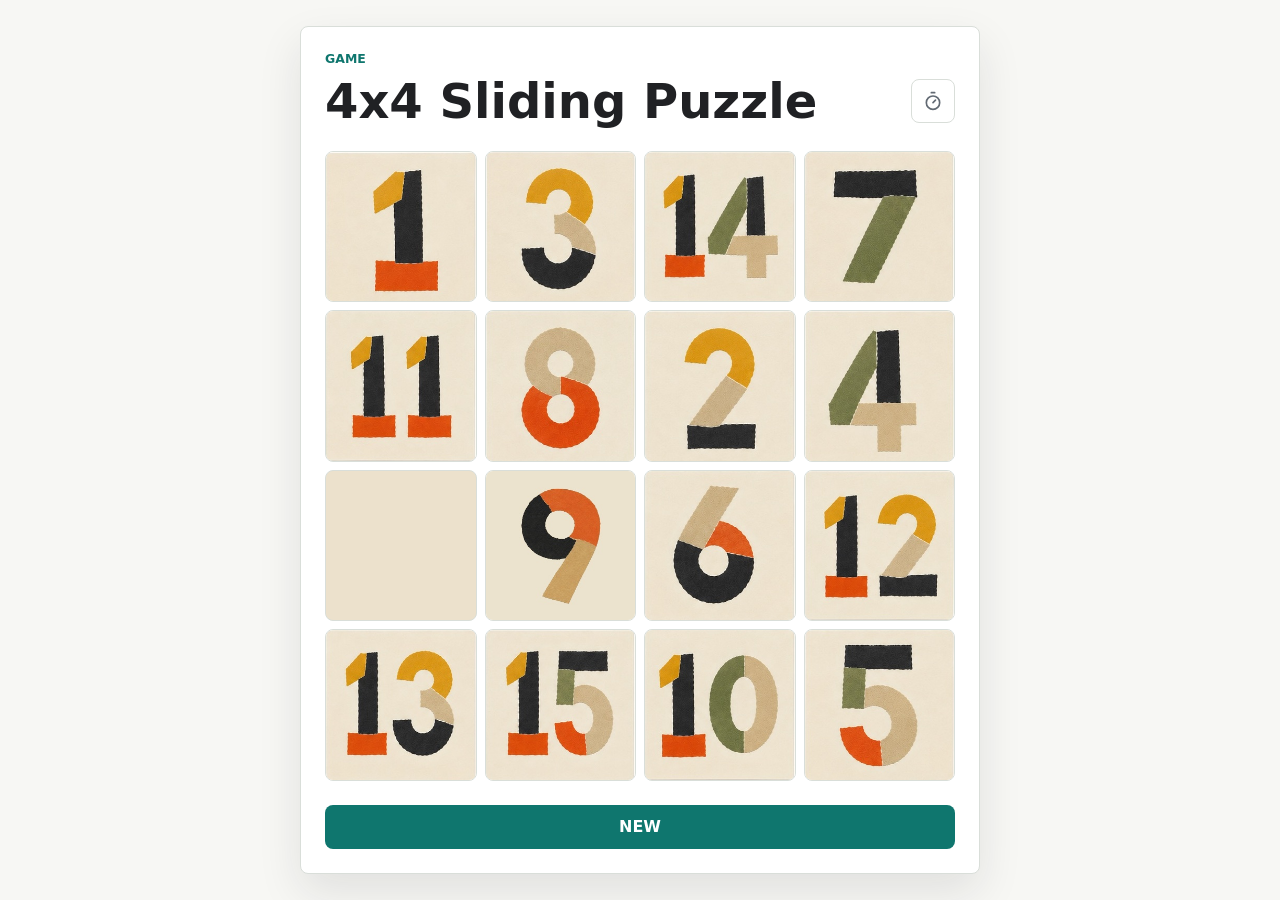
<file: apps/puzzle/index.html>
<!doctype html>
<html lang="ko">
  <head>
    <meta charset="utf-8" />
    <meta name="viewport" content="width=device-width, initial-scale=1" />
    <title>4x4 Sliding Puzzle</title>
    <link rel="stylesheet" href="../../assets/styles.css?v=20260517-puzzle-complete" />
  </head>
  <body class="mini-app">
    <main class="mini-app-panel">
      <p class="eyebrow">Game</p>
      <div class="mini-app-header">
        <h1>4x4 Sliding Puzzle</h1>
        <button class="icon-button" type="button" id="timer-toggle" aria-pressed="false" aria-label="스톱워치 모드">
          <svg viewBox="0 0 24 24" aria-hidden="true" fill="none" stroke-width="2" stroke-linecap="round" stroke-linejoin="round">
            <line x1="10" x2="14" y1="2" y2="2"></line>
            <line x1="12" x2="15" y1="14" y2="11"></line>
            <circle cx="12" cy="14" r="8"></circle>
          </svg>
        </button>
      </div>
      <section class="stopwatch-panel" id="stopwatch-panel" hidden>
        <div class="stopwatch-time" id="stopwatch-time">00:00.00</div>
        <p class="stopwatch-status" id="stopwatch-status">첫 타일을 움직이면 시작됩니다.</p>
      </section>
      <div class="tile-grid" id="tile-grid" data-grid-size="4" aria-label="Puzzle board"></div>
      <button class="primary-button" type="button" id="shuffle-button">NEW</button>
      <section class="puzzle-records" id="puzzle-records" hidden>
        <p class="records-title">RECORDS</p>
        <div class="record-list" id="record-list"></div>
      </section>
    </main>
    <script>
      const grid = document.querySelector("#tile-grid");
      const shuffleButton = document.querySelector("#shuffle-button");
      const timerToggle = document.querySelector("#timer-toggle");
      const stopwatchPanel = document.querySelector("#stopwatch-panel");
      const stopwatchTime = document.querySelector("#stopwatch-time");
      const stopwatchStatus = document.querySelector("#stopwatch-status");
      const recordsPanel = document.querySelector("#puzzle-records");
      const recordList = document.querySelector("#record-list");
      const gridSize = 4;
      const tileImageVersion = "20260516-tile-09";
      const storageKey = `ashosho-puzzle-${gridSize}x${gridSize}-records`;
      let tiles = [...Array(gridSize * gridSize - 1).keys()].map((index) => index + 1).concat(null);
      let stopwatchMode = false;
      let timerStarted = false;
      let timerStopped = false;
      let startTime = 0;
      let elapsedTime = 0;
      let timerFrame = null;
      let records = loadRecords();

      function loadRecords() {
        try {
          const savedRecords = JSON.parse(localStorage.getItem(storageKey));
          return Array.isArray(savedRecords) ? savedRecords : [];
        } catch {
          return [];
        }
      }

      function saveRecords() {
        localStorage.setItem(storageKey, JSON.stringify(records));
      }

      function createRecordId() {
        if (crypto.randomUUID) return crypto.randomUUID();
        return `${Date.now()}-${Math.random().toString(16).slice(2)}`;
      }

      function formatElapsed(milliseconds) {
        const totalCentiseconds = Math.floor(milliseconds / 10);
        const centiseconds = totalCentiseconds % 100;
        const totalSeconds = Math.floor(totalCentiseconds / 100);
        const seconds = totalSeconds % 60;
        const minutes = Math.floor(totalSeconds / 60);
        return `${String(minutes).padStart(2, "0")}:${String(seconds).padStart(2, "0")}.${String(centiseconds).padStart(2, "0")}`;
      }

      function updateStopwatch() {
        if (!timerStarted || timerStopped) return;
        elapsedTime = performance.now() - startTime;
        stopwatchTime.textContent = formatElapsed(elapsedTime);
        timerFrame = requestAnimationFrame(updateStopwatch);
      }

      function resetStopwatch() {
        timerStarted = false;
        timerStopped = false;
        elapsedTime = 0;
        if (timerFrame) cancelAnimationFrame(timerFrame);
        timerFrame = null;
        stopwatchTime.textContent = "00:00.00";
        stopwatchStatus.textContent = "첫 타일을 움직이면 시작됩니다.";
      }

      function startStopwatch() {
        if (!stopwatchMode || timerStarted || timerStopped) return;
        timerStarted = true;
        startTime = performance.now();
        stopwatchStatus.textContent = "진행 중";
        updateStopwatch();
      }

      function stopStopwatch() {
        if (!timerStarted || timerStopped) return;
        timerStopped = true;
        elapsedTime = performance.now() - startTime;
        if (timerFrame) cancelAnimationFrame(timerFrame);
        timerFrame = null;
        stopwatchTime.textContent = formatElapsed(elapsedTime);
        stopwatchStatus.textContent = "완료";
        addRecord(elapsedTime);
      }

      function isSolved() {
        return tiles.every((tile, index) => {
          if (index === tiles.length - 1) return tile === null;
          return tile === index + 1;
        });
      }

      function playCompleteEffect() {
        grid.classList.remove("is-complete");
        void grid.offsetWidth;
        grid.classList.add("is-complete");
        window.setTimeout(() => {
          grid.classList.remove("is-complete");
        }, 700);
      }

      function renderRecords() {
        recordsPanel.hidden = !stopwatchMode;
        if (records.length === 0) {
          recordList.innerHTML = `<p class="record-empty">아직 기록이 없습니다.</p>`;
          return;
        }
        recordList.innerHTML = records
          .map(
            (record) => `
              <article class="record-item">
                <div>
                  <p class="record-time">${record.time}</p>
                  <p class="record-meta">${record.savedAt}</p>
                </div>
                <button class="icon-button record-delete" type="button" data-record-id="${record.id}" aria-label="기록 삭제">
                  <svg viewBox="0 0 24 24" aria-hidden="true" fill="none" stroke-width="2" stroke-linecap="round" stroke-linejoin="round">
                    <path d="m7 21-4.3-4.3c-1-1-1-2.5 0-3.5l9.6-9.6c1-1 2.5-1 3.5 0l4.6 4.6c1 1 1 2.5 0 3.5L11 21"></path>
                    <path d="M22 21H7"></path>
                    <path d="m5 11 9 9"></path>
                  </svg>
                </button>
              </article>
            `
          )
          .join("");
      }

      function addRecord(milliseconds) {
        records = [
          {
            id: createRecordId(),
            time: formatElapsed(milliseconds),
            savedAt: new Date().toLocaleString("ko-KR"),
          },
          ...records,
        ];
        saveRecords();
        renderRecords();
      }

      function render() {
        grid.innerHTML = tiles
          .map((tile, index) => {
            const label = tile === null ? "빈 칸" : `${tile}번 타일`;
            const className = tile === null ? "empty" : "";
            const content =
              tile === null
                ? ""
                : `<img src="tiles/tile-${String(tile).padStart(2, "0")}.jpeg?v=${tileImageVersion}" alt="" draggable="false" />`;
            return `<button class="${className}" type="button" data-index="${index}" aria-label="${label}">${content}</button>`;
          })
          .join("");
      }

      function canMove(index) {
        const emptyIndex = tiles.indexOf(null);
        const row = Math.floor(index / gridSize);
        const col = index % gridSize;
        const emptyRow = Math.floor(emptyIndex / gridSize);
        const emptyCol = emptyIndex % gridSize;
        return Math.abs(row - emptyRow) + Math.abs(col - emptyCol) === 1;
      }

      function move(index, shouldTrack = true) {
        if (!canMove(index)) return;
        if (shouldTrack) startStopwatch();
        const emptyIndex = tiles.indexOf(null);
        [tiles[index], tiles[emptyIndex]] = [tiles[emptyIndex], tiles[index]];
        render();
        if (shouldTrack && isSolved()) {
          playCompleteEffect();
          if (stopwatchMode) stopStopwatch();
        }
      }

      function shuffle() {
        resetStopwatch();
        grid.classList.remove("is-complete");
        for (let i = 0; i < 160; i += 1) {
          const movable = tiles
            .map((tile, index) => (tile === null ? null : index))
            .filter((index) => index !== null && canMove(index));
          move(movable[Math.floor(Math.random() * movable.length)], false);
        }
        render();
      }

      grid.addEventListener("click", (event) => {
        const button = event.target.closest("button");
        if (!button) return;
        move(Number(button.dataset.index));
      });

      timerToggle.addEventListener("click", () => {
        stopwatchMode = !stopwatchMode;
        timerToggle.classList.toggle("is-active", stopwatchMode);
        timerToggle.setAttribute("aria-pressed", String(stopwatchMode));
        stopwatchPanel.hidden = !stopwatchMode;
        resetStopwatch();
        renderRecords();
      });

      recordList.addEventListener("click", (event) => {
        const button = event.target.closest(".record-delete");
        if (!button) return;
        records = records.filter((record) => record.id !== button.dataset.recordId);
        saveRecords();
        renderRecords();
      });

      shuffleButton.addEventListener("click", shuffle);
      renderRecords();
      shuffle();
    </script>
  </body>
</html>
</file>
<file: assets/styles.css>
:root {
  /* 전체 사이트에서 공통으로 쓰는 색상과 그림자 값 */
  --bg: #f7f7f4;
  --surface: #ffffff;
  --surface-strong: #f0f4f2;
  --text: #202124;
  --muted: #626a73;
  --line: #d9ded9;
  --accent: #0f766e;
  --accent-strong: #0a5d57;
  --red: #c24135;
  --blue: #2563a9;
  --yellow: #d79a18;
  --shadow: 0 18px 44px rgba(25, 32, 36, 0.1);
}

* {
  box-sizing: border-box;
}

html {
  width: 100%;
  overflow-x: hidden;
}

body {
  /* 모든 페이지의 기본 글꼴과 바깥 배경 */
  margin: 0;
  width: 100%;
  min-height: 100vh;
  overflow-x: hidden;
  color: var(--text);
  background:
    linear-gradient(180deg, rgba(255, 255, 255, 0.72), rgba(247, 247, 244, 0.96)),
    var(--bg);
  font-family:
    Pretendard, -apple-system, BlinkMacSystemFont, "Segoe UI", system-ui, sans-serif;
}

a {
  color: inherit;
}

button,
input {
  font: inherit;
}

.app-shell {
  /* 메인 포털의 좌우 2분할 레이아웃 */
  display: grid;
  /* 첫 번째 값이 메뉴영역 폭, 두 번째 값이 오른쪽 상세영역 폭 */
  grid-template-columns: minmax(180px, 16vw) minmax(0, 1fr);
  width: 100%;
  min-height: 100vh;
  margin: 0 auto;
  padding: 0;
}

.app-list-pane {
  /* 왼쪽 메뉴영역: 앱 이름 목록이 들어가는 영역 */
  display: flex;
  min-height: 100vh;
  flex-direction: column;
  justify-content: flex-start;
  border-right: 1px solid var(--line);
  padding: 24px;
  background:
    linear-gradient(135deg, rgba(15, 118, 110, 0.09), transparent 42%),
    var(--bg);
}

.eyebrow {
  margin: 0 0 10px;
  color: var(--accent);
  font-size: 0.78rem;
  font-weight: 800;
  letter-spacing: 0;
  text-transform: uppercase;
}

.language-control {
  position: fixed;
  top: 24px;
  right: 24px;
  z-index: 10;
  display: grid;
  gap: 8px;
  width: 164px;
  margin: 0;
  color: var(--muted);
  font-size: 0.78rem;
  font-weight: 800;
  letter-spacing: 0;
  text-align: left;
}

.language-control select {
  min-height: 40px;
  width: 100%;
  border: 1px solid var(--line);
  border-radius: 8px;
  padding: 0 10px;
  background: var(--surface);
  color: var(--text);
  font: inherit;
  font-size: 0.9rem;
  font-weight: 800;
  box-shadow: var(--shadow);
}

h1 {
  margin: 0;
  max-width: 8em;
  font-size: clamp(2.2rem, 5.4vw, 5.8rem);
  line-height: 1.05;
  letter-spacing: 0;
}

.intro {
  max-width: 680px;
  margin: 16px 0 0;
  color: var(--muted);
  font-size: 1.05rem;
  line-height: 1.7;
}

.app-name-list {
  /* 메뉴영역 안에서 앱 이름 버튼들을 세로로 배치 */
  display: flex;
  flex-direction: column;
  gap: 12px;
  margin-top: 0;
}

.app-name-button {
  /* 메뉴영역의 각 앱 이름 버튼 */
  width: fit-content;
  max-width: 100%;
  border: 0;
  border-radius: 0;
  padding: 0;
  background: transparent;
  color: var(--muted);
  cursor: pointer;
  font-size: 16px;
  font-weight: 600;
  letter-spacing: 0;
  line-height: 1.22;
  text-align: left;
}

.app-name-button:hover,
.app-name-button:focus-visible,
.app-name-button.is-active {
  color: var(--text);
  text-decoration: none;
  outline: none;
}

.app-detail-pane {
  /* 오른쪽 상세영역: 선택한 앱 제목과 go 링크가 들어가는 영역 */
  display: flex;
  min-height: 100vh;
  flex-direction: column;
  justify-content: flex-start;
  gap: 28px;
  padding: clamp(28px, 6vw, 84px);
  background: rgba(255, 255, 255, 0.72);
}

.detail-copy {
  /* 오른쪽 상세영역 안의 제목/설명 텍스트 묶음 */
  width: 100%;
}

#detail-title {
  /* 오른쪽 상세영역의 앱 제목 */
  margin: 0;
  font-size: clamp(2.6rem, 7vw, 7.2rem);
  line-height: 0.98;
  letter-spacing: 0;
}

#detail-description {
  /* 오른쪽 상세영역의 앱 설명 */
  margin: 28px 0 0;
  color: var(--muted);
  font-size: clamp(1.1rem, 2vw, 1.7rem);
  line-height: 1.65;
}

.go-link {
  /* 오른쪽 상세영역의 큰 실행 링크 */
  display: inline-flex;
  align-items: center;
  width: fit-content;
  max-width: 100%;
  color: var(--text);
  font-size: clamp(5.5rem, 18vw, 16rem);
  font-weight: 900;
  letter-spacing: 0;
  line-height: 0.78;
  text-decoration: none;
}

.go-link:hover,
.go-link:focus-visible {
  color: var(--accent-strong);
  outline: none;
  text-decoration: underline;
  text-decoration-thickness: 8px;
  text-underline-offset: 16px;
}

.go-link[aria-disabled="true"] {
  pointer-events: none;
  color: #a3aaad;
}

.empty-state {
  padding: 32px;
  border: 1px dashed var(--line);
  border-radius: 8px;
  color: var(--muted);
  text-align: center;
  background: var(--surface);
}

.mini-app {
  /* 개별 샘플 앱 페이지의 중앙 정렬 배경 */
  display: grid;
  width: 100%;
  min-height: 100vh;
  overflow-x: hidden;
  place-items: center;
  padding: 24px;
  background: var(--bg);
}

.mini-app-panel {
  /* 개별 샘플 앱의 콘텐츠 박스 */
  width: min(680px, 100%);
  max-width: 100%;
  min-width: 0;
  border: 1px solid var(--line);
  border-radius: 8px;
  padding: 24px;
  background: var(--surface);
  box-shadow: var(--shadow);
}

.mini-app-panel h1 {
  max-width: none;
  font-size: clamp(1.8rem, 5vw, 3rem);
}

.mini-app-header {
  display: flex;
  gap: 12px;
  align-items: center;
  justify-content: space-between;
}

.icon-button {
  display: grid;
  width: 44px;
  height: 44px;
  flex: 0 0 auto;
  place-items: center;
  border: 1px solid var(--line);
  border-radius: 8px;
  background: var(--surface);
  color: var(--muted);
  cursor: pointer;
}

.icon-button:hover,
.icon-button:focus-visible,
.icon-button.is-active {
  color: var(--accent-strong);
  outline: none;
}

.icon-button svg {
  width: 20px;
  height: 20px;
  stroke: currentColor;
}

.stopwatch-panel[hidden],
.puzzle-records[hidden] {
  display: none;
}

.stopwatch-panel {
  display: grid;
  gap: 6px;
  margin: 18px 0 0;
}

.stopwatch-time {
  font-variant-numeric: tabular-nums;
  color: var(--text);
  font-size: clamp(1.8rem, 5vw, 2.6rem);
  font-weight: 900;
  line-height: 1;
}

.stopwatch-status,
.records-title,
.record-empty,
.record-meta {
  margin: 0;
  color: var(--muted);
  font-size: 0.78rem;
  font-weight: 800;
  letter-spacing: 0;
}

.puzzle-records {
  display: grid;
  gap: 10px;
  margin: 18px 0 0;
}

.record-list {
  display: grid;
  gap: 8px;
}

.record-item {
  display: grid;
  grid-template-columns: minmax(0, 1fr) 40px;
  gap: 10px;
  align-items: center;
  border: 1px solid var(--line);
  border-radius: 8px;
  padding: 10px;
  background: var(--surface-strong);
}

.record-time {
  margin: 0;
  color: var(--text);
  font-size: 1.05rem;
  font-weight: 900;
  line-height: 1.3;
}

.joseon-app {
  align-items: start;
  padding: 16px;
}

.joseon-panel {
  width: min(1040px, 100%);
}

.joseon-mnemonic {
  margin: 18px 0 0;
  border: 1px solid var(--line);
  border-radius: 8px;
  padding: 14px;
  background: var(--surface-strong);
  color: var(--text);
  font-size: clamp(0.95rem, 4vw, 1.15rem);
  font-weight: 900;
  line-height: 1.65;
  word-break: keep-all;
}

.joseon-guide {
  margin: 10px 0 0;
  color: var(--muted);
  font-size: 0.92rem;
  font-weight: 800;
  line-height: 1.6;
}

.joseon-tree {
  margin: 22px 0 0;
  overflow-x: auto;
  padding: 8px 0 12px;
}

.family-tree,
.family-tree ol {
  display: flex;
  margin: 0;
  padding: 0;
  list-style: none;
}

.family-tree {
  width: max-content;
  min-width: 100%;
  justify-content: center;
}

.family-node {
  position: relative;
  display: flex;
  flex: 0 0 auto;
  flex-direction: column;
  align-items: center;
  min-width: 0;
}

.family-children {
  position: relative;
  flex-wrap: wrap;
  justify-content: center;
  gap: 22px 12px;
  width: max-content;
  max-width: 100%;
  margin-top: 24px;
  padding-top: 24px;
}

.family-node.has-children > .family-children::before {
  content: "";
  position: absolute;
  top: 0;
  left: 50%;
  width: 2px;
  height: 24px;
  background: var(--line);
  transform: translateX(-50%);
}

.family-children > .family-node::before {
  content: "";
  position: absolute;
  top: -24px;
  left: 50%;
  width: 2px;
  height: 24px;
  background: var(--line);
  transform: translateX(-50%);
}

.family-children > .family-node::after {
  content: "";
  position: absolute;
  top: -24px;
  left: 0;
  width: 100%;
  height: 2px;
  background: var(--line);
}

.family-children > .family-node:first-child::after {
  left: 50%;
  width: 50%;
}

.family-children > .family-node:last-child::after {
  width: 50%;
}

.family-children > .family-node:only-child::after {
  display: none;
}

.king-card {
  position: relative;
  z-index: 1;
  display: flex;
  width: 92px;
  min-height: 54px;
  flex-direction: column;
  align-items: center;
  justify-content: center;
  gap: 4px;
  border: 1px solid var(--line);
  border-radius: 8px;
  padding: 8px;
  background: var(--surface);
  text-align: center;
}

.king-card h3 {
  margin: 0;
  color: var(--text);
  font-size: 1rem;
  line-height: 1.15;
}

.king-order {
  display: grid;
  width: 24px;
  height: 24px;
  place-items: center;
  border-radius: 50%;
  background: var(--accent);
  color: #fff;
  font-size: 0.74rem;
  font-weight: 900;
}

.lotto-panel {
  max-width: 720px;
}

.lotto-controls {
  display: grid;
  grid-template-columns: repeat(3, minmax(0, 1fr));
  gap: 8px;
  margin: 24px 0 0;
}

.lotto-controls label {
  display: grid;
  gap: 6px;
  color: var(--muted);
  font-size: 0.82rem;
  font-weight: 700;
}

.lotto-controls select {
  min-height: 42px;
  width: 100%;
  border: 1px solid var(--line);
  border-radius: 8px;
  padding: 0 10px;
  background: var(--surface);
  color: var(--text);
  font: inherit;
}

.lotto-controls output {
  display: grid;
  min-height: 42px;
  place-items: center start;
  border: 1px solid var(--line);
  border-radius: 8px;
  padding: 0 10px;
  background: var(--surface-strong);
  color: var(--text);
  font: inherit;
}

.lotto-stats {
  display: grid;
  grid-template-columns: repeat(2, minmax(0, 1fr));
  gap: 12px;
  margin: 18px 0 0;
}

.lotto-stat-table {
  width: 100%;
  border-collapse: collapse;
  overflow: hidden;
  border: 1px solid var(--line);
  border-radius: 8px;
  font-size: 0.9rem;
}

.lotto-stat-table caption {
  padding: 10px;
  font-weight: 800;
  text-align: left;
}

.lotto-stat-table.hot caption {
  background: #fefce8;
  color: #713f12;
  border-bottom: 2px solid #eab308;
}

.lotto-stat-table.cold caption {
  background: #eef2ff;
  color: #3730a3;
  border-bottom: 2px solid #818cf8;
}

.lotto-stat-table th,
.lotto-stat-table td {
  padding: 8px 10px;
  border-top: 1px solid var(--line);
  text-align: left;
}

.lotto-stat-table th {
  color: var(--muted);
  font-size: 0.78rem;
}

.number-output {
  /* 로또번호 생성기 결과 숫자 영역 */
  display: grid;
  grid-template-columns: repeat(9, minmax(0, 1fr));
  gap: 8px;
  margin: 24px 0;
}

.number-output button {
  display: grid;
  aspect-ratio: 1;
  place-items: center;
  border-radius: 50%;
  border: 2px solid transparent;
  background: var(--surface-strong);
  color: var(--muted);
  cursor: pointer;
  font: inherit;
  font-weight: 700;
}

.number-output button.is-hot {
  background: #eab308;
  color: #1c0a00;
}

.number-output button.is-cold {
  background: #818cf8;
  color: #1e1b4b;
}

.number-output button.is-picked {
  border-color: var(--accent);
  box-shadow: inset 0 0 0 2px var(--accent);
  font-weight: 900;
}

.selected-lotto {
  display: grid;
  gap: 10px;
  margin: 0 0 16px;
}

.selected-title,
.save-status {
  margin: 0;
  color: var(--muted);
  font-size: 0.78rem;
  font-weight: 800;
  letter-spacing: 0;
}

.selected-numbers {
  min-height: 44px;
  border: 1px solid var(--line);
  border-radius: 8px;
  padding: 10px 12px;
  background: var(--surface-strong);
  color: var(--text);
  font-weight: 800;
  line-height: 1.5;
}

.selected-actions {
  display: grid;
  grid-template-columns: repeat(2, minmax(0, 1fr));
  gap: 8px;
}

.primary-button {
  /* 샘플 앱에서 공통으로 쓰는 주요 버튼 */
  min-height: 44px;
  border: 0;
  border-radius: 8px;
  padding: 0 16px;
  background: var(--accent);
  color: #fff;
  font-weight: 800;
  cursor: pointer;
}

.lotto-random-actions {
  display: grid;
  grid-template-columns: repeat(2, minmax(0, 1fr));
  gap: 8px;
}

.saved-lotto {
  display: grid;
  gap: 10px;
  margin: 18px 0 0;
}

.saved-list {
  display: grid;
  gap: 8px;
}

.saved-empty {
  margin: 0;
  color: var(--muted);
}

.saved-item {
  display: grid;
  grid-template-columns: minmax(0, 1fr) 40px;
  gap: 10px;
  align-items: center;
  border: 1px solid var(--line);
  border-radius: 8px;
  padding: 10px;
  background: var(--surface-strong);
}

.saved-numbers,
.saved-meta {
  margin: 0;
}

.saved-numbers {
  font-weight: 900;
  line-height: 1.45;
}

.saved-meta {
  color: var(--muted);
  font-size: 0.78rem;
  line-height: 1.5;
}

.trash-button {
  display: grid;
  width: 40px;
  height: 40px;
  place-items: center;
  border: 1px solid var(--line);
  border-radius: 8px;
  background: var(--surface);
  color: var(--muted);
  cursor: pointer;
}

.trash-button:hover,
.trash-button:focus-visible {
  color: var(--red);
  outline: none;
}

.trash-button svg {
  width: 18px;
  height: 18px;
  fill: currentColor;
}

.secondary-button {
  min-height: 40px;
  border: 1px solid var(--line);
  border-radius: 8px;
  padding: 0 14px;
  background: var(--surface);
  color: var(--text);
  font-weight: 800;
  cursor: pointer;
}

.secondary-button:disabled {
  cursor: default;
  opacity: 0.45;
}

.tile-grid {
  /* 슬라이드 퍼즐 보드: 기본은 4x4 */
  display: grid;
  grid-template-columns: repeat(4, minmax(64px, 1fr));
  gap: 8px;
  margin: 24px 0;
  border-radius: 10px;
}

.tile-grid[data-grid-size="3"] {
  /* 3x3 퍼즐 보드에서만 열 개수를 3개로 변경 */
  grid-template-columns: repeat(3, minmax(64px, 1fr));
}

.tile-grid + .primary-button {
  /* 퍼즐의 NEW 버튼을 퍼즐 보드와 같은 폭으로 맞춤 */
  width: 100%;
}

.tile-grid button {
  /* 퍼즐의 각 타일 버튼 */
  display: grid;
  aspect-ratio: 1;
  overflow: hidden;
  place-items: center;
  border: 1px solid var(--line);
  border-radius: 8px;
  padding: 0;
  background: #fbf6e8;
  color: #24315f;
  font-size: 1.4rem;
  font-weight: 900;
  cursor: pointer;
}

.tile-grid img {
  /* 퍼즐 타일 안에 들어가는 숫자 이미지 */
  display: block;
  width: 100%;
  height: 100%;
  object-fit: cover;
  pointer-events: none;
}

.tile-grid button.empty {
  /* 퍼즐에서 타일이 없는 빈 칸 */
  background: #ece1cc;
  color: transparent;
}

.tile-grid.is-complete {
  animation: puzzle-complete-flash 680ms ease-out;
}

.tile-grid.is-complete button:not(.empty) {
  animation: puzzle-tile-pop 420ms ease-out;
}

@keyframes puzzle-complete-flash {
  0% {
    box-shadow: 0 0 0 0 rgba(15, 118, 110, 0);
  }

  35% {
    box-shadow: 0 0 0 6px rgba(15, 118, 110, 0.28), 0 0 28px rgba(15, 118, 110, 0.24);
  }

  100% {
    box-shadow: 0 0 0 0 rgba(15, 118, 110, 0);
  }
}

@keyframes puzzle-tile-pop {
  0%,
  100% {
    transform: scale(1);
  }

  45% {
    transform: scale(1.035);
  }
}

@media (prefers-reduced-motion: reduce) {
  .tile-grid.is-complete,
  .tile-grid.is-complete button:not(.empty) {
    animation: none;
  }
}

@media (max-width: 860px) {
  /* 태블릿/모바일에서는 메뉴영역과 상세영역을 위아래로 배치 */
  .app-shell {
    grid-template-columns: 1fr;
  }

  .app-list-pane {
    min-height: auto;
    border-right: 0;
    border-bottom: 1px solid var(--line);
  }

  .app-name-list {
    margin-top: 0;
  }

  .app-detail-pane {
    min-height: 62vh;
  }
}

@media (max-width: 620px) {
  /* 작은 모바일 화면에서 좌우 여백과 go 크기를 조정 */
  .language-control {
    top: 16px;
    right: 16px;
    width: 148px;
  }

  .app-list-pane,
  .app-detail-pane {
    padding: 24px;
  }

  .lotto-controls {
    grid-template-columns: 1fr;
  }

  .lotto-stats {
    grid-template-columns: repeat(2, minmax(0, 1fr));
    gap: 8px;
  }

  .lotto-stat-table {
    font-size: 0.82rem;
  }

  .lotto-stat-table caption,
  .lotto-stat-table th,
  .lotto-stat-table td {
    padding-right: 8px;
    padding-left: 8px;
  }

  .number-output {
    grid-template-columns: repeat(5, minmax(0, 1fr));
  }

  .go-link {
    font-size: clamp(5rem, 34vw, 9rem);
  }
}
</file>
